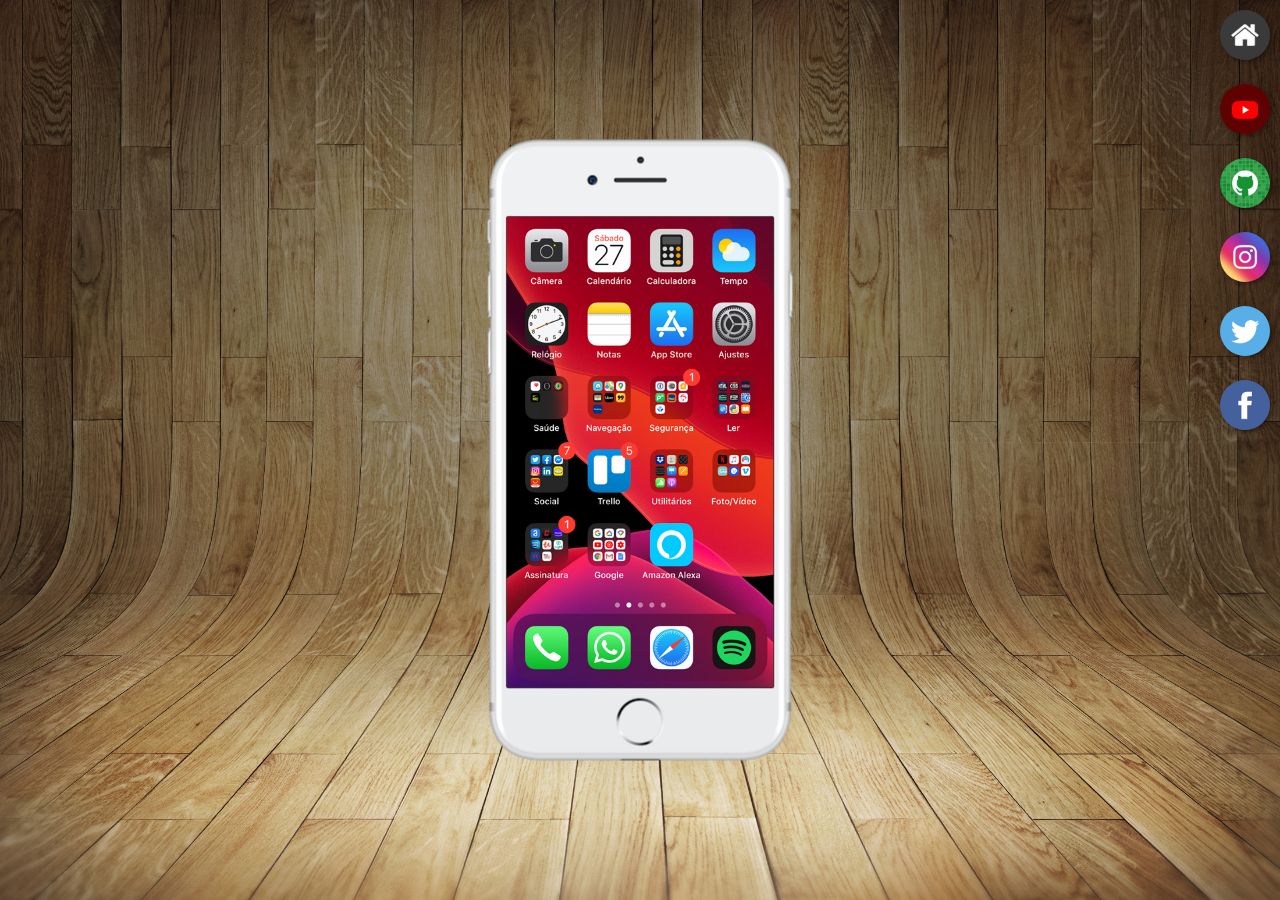
<file: index.html>
<!DOCTYPE html>
<html lang="pt-br">
<head>
    <meta charset="UTF-8">
    <meta name="viewport" content="width=device-width, initial-scale=1.0">
    <link rel="shortcut icon" href="favicon.ico" type="image/x-icon">
    <link rel="stylesheet" href="estilos/style.css">
    <title>Projeto Redes Socias</title>
</head>
<body>
        <main>
            <section id="telefone">
                <iframe src="home.html" name="tela" id="tela" frameborder="0">
                    Seu navegador não é compativel com isso.
                </iframe>
            </section>
            <section id="redes-sociais">
                <a href="home.html" target="tela"> <img src="pacote-d013/imagens/logo-home.jpg" alt="Home"></a><br>
                <a href="youtube.html" target="tela"><img src="pacote-d013/imagens/logo-youtube.jpg" alt="YouTube"></a><br>
                <a href="github.html" target="tela"><img src="pacote-d013/imagens/logo-github.jpg" alt="GitHub"></a><br>
                <a href="instagram.html" target="tela"><img src="pacote-d013/imagens/logo-instagram.jpg" alt="Instagram"></a><br>
                <a href="#" target="tela"><img src="pacote-d013/imagens/logo-twitter.jpg" alt="Twitter"></a><br>
                <a href="facebook.html" target="tela"><img src="pacote-d013/imagens/logo-facebook.jpg" alt="Facebook"></a>
            </section>
        </main>
</body>
</html>
</file>
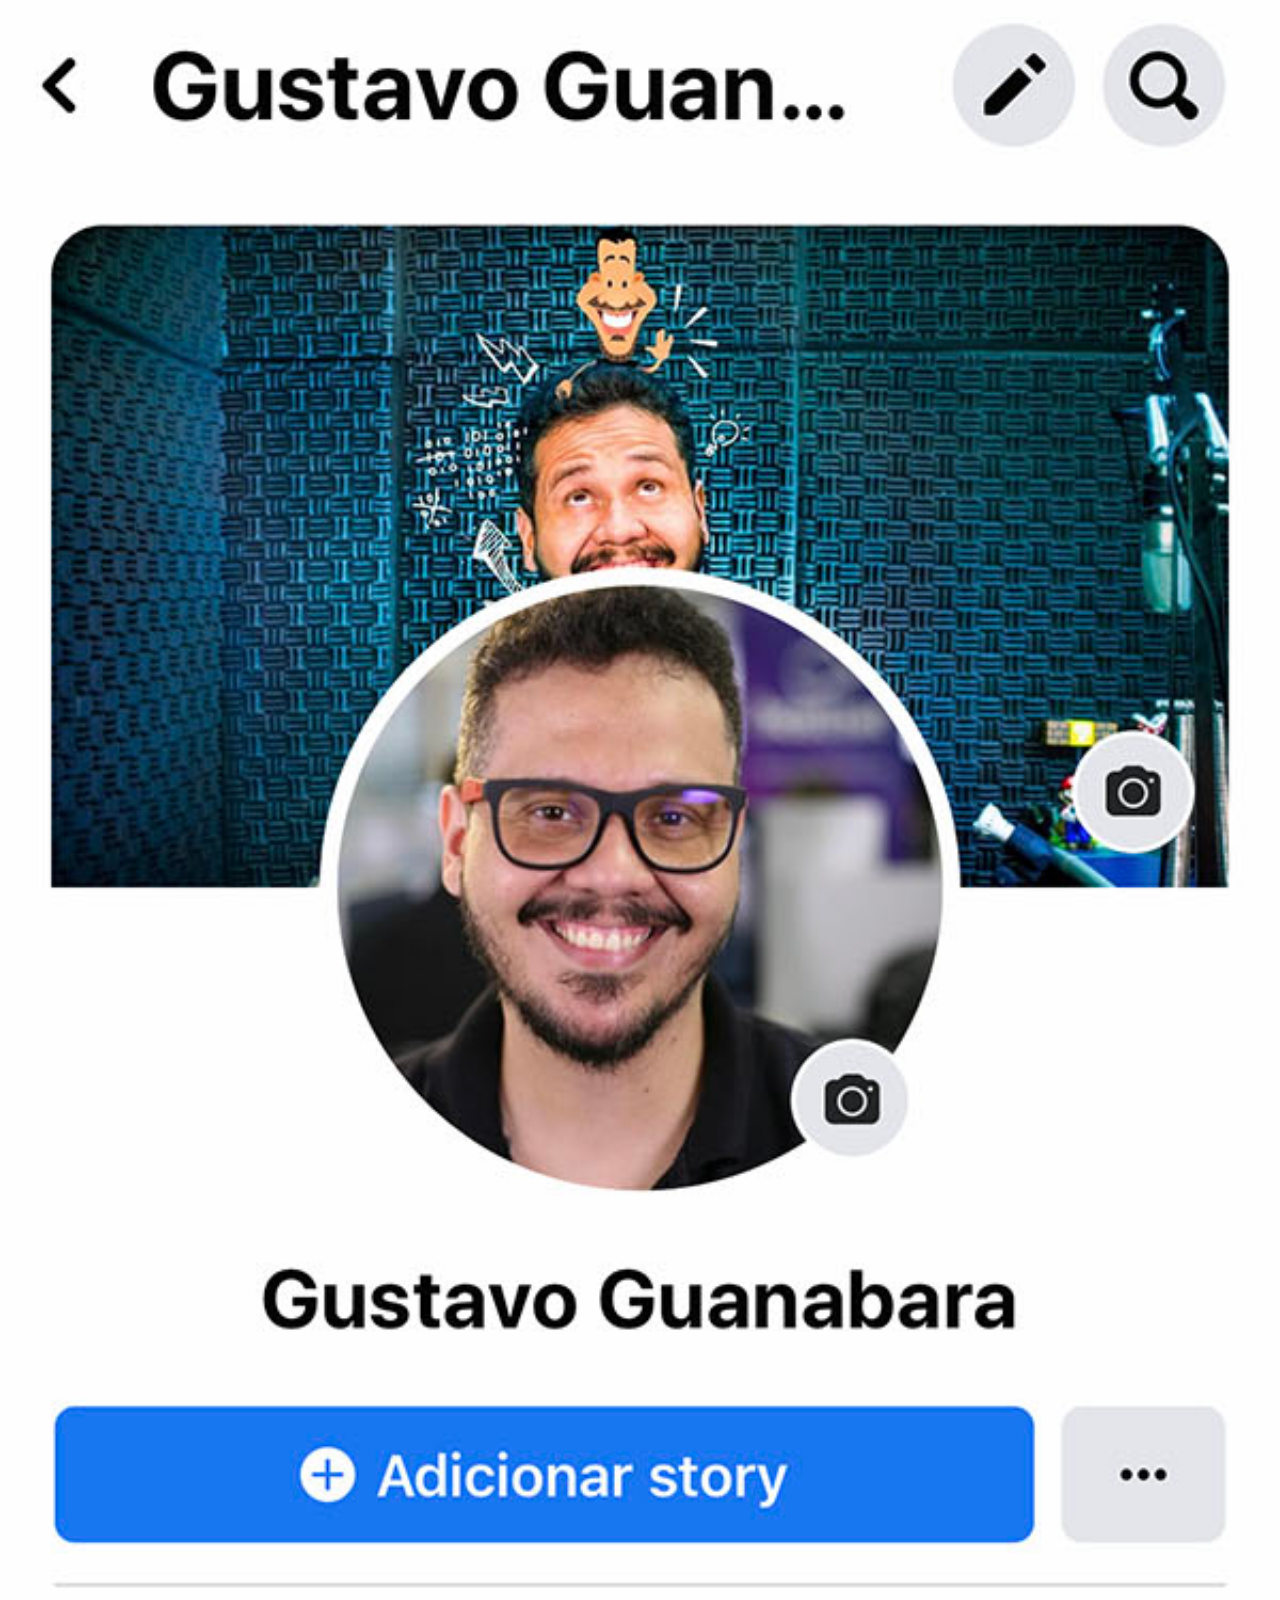
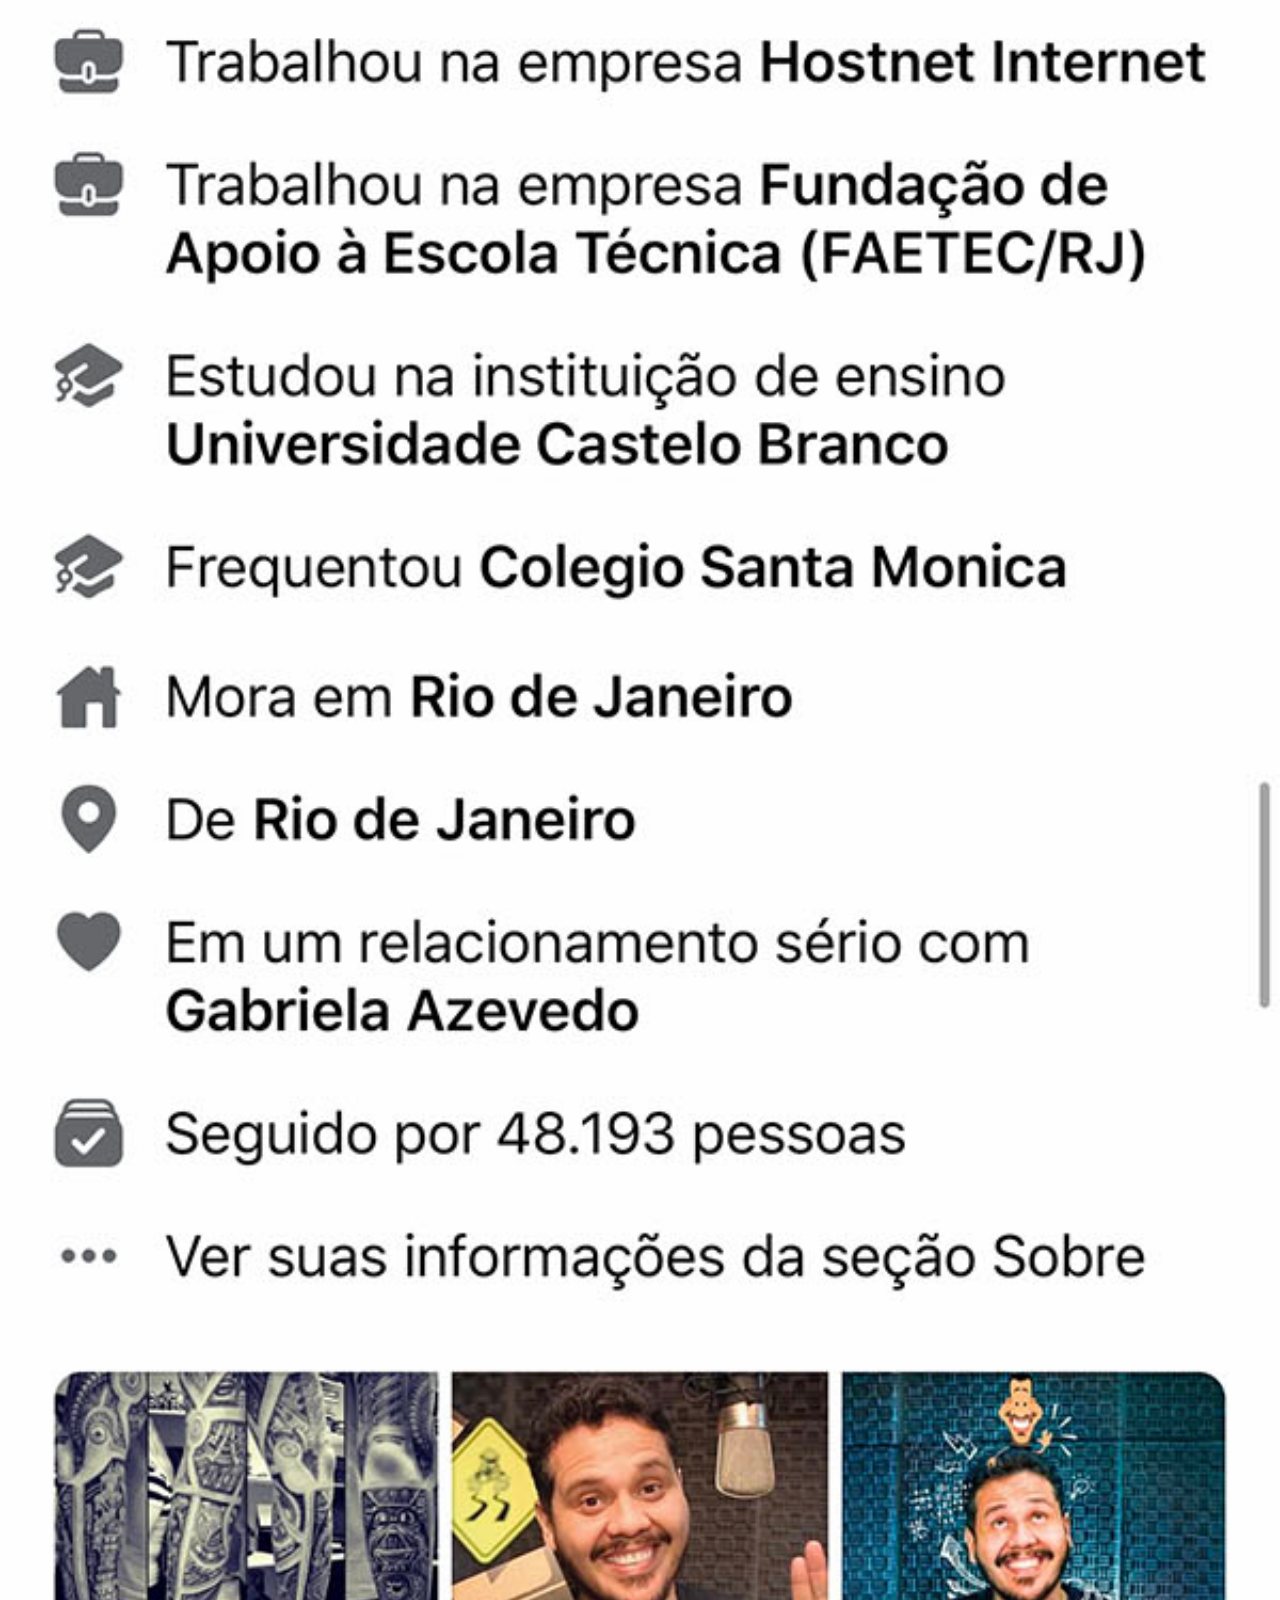
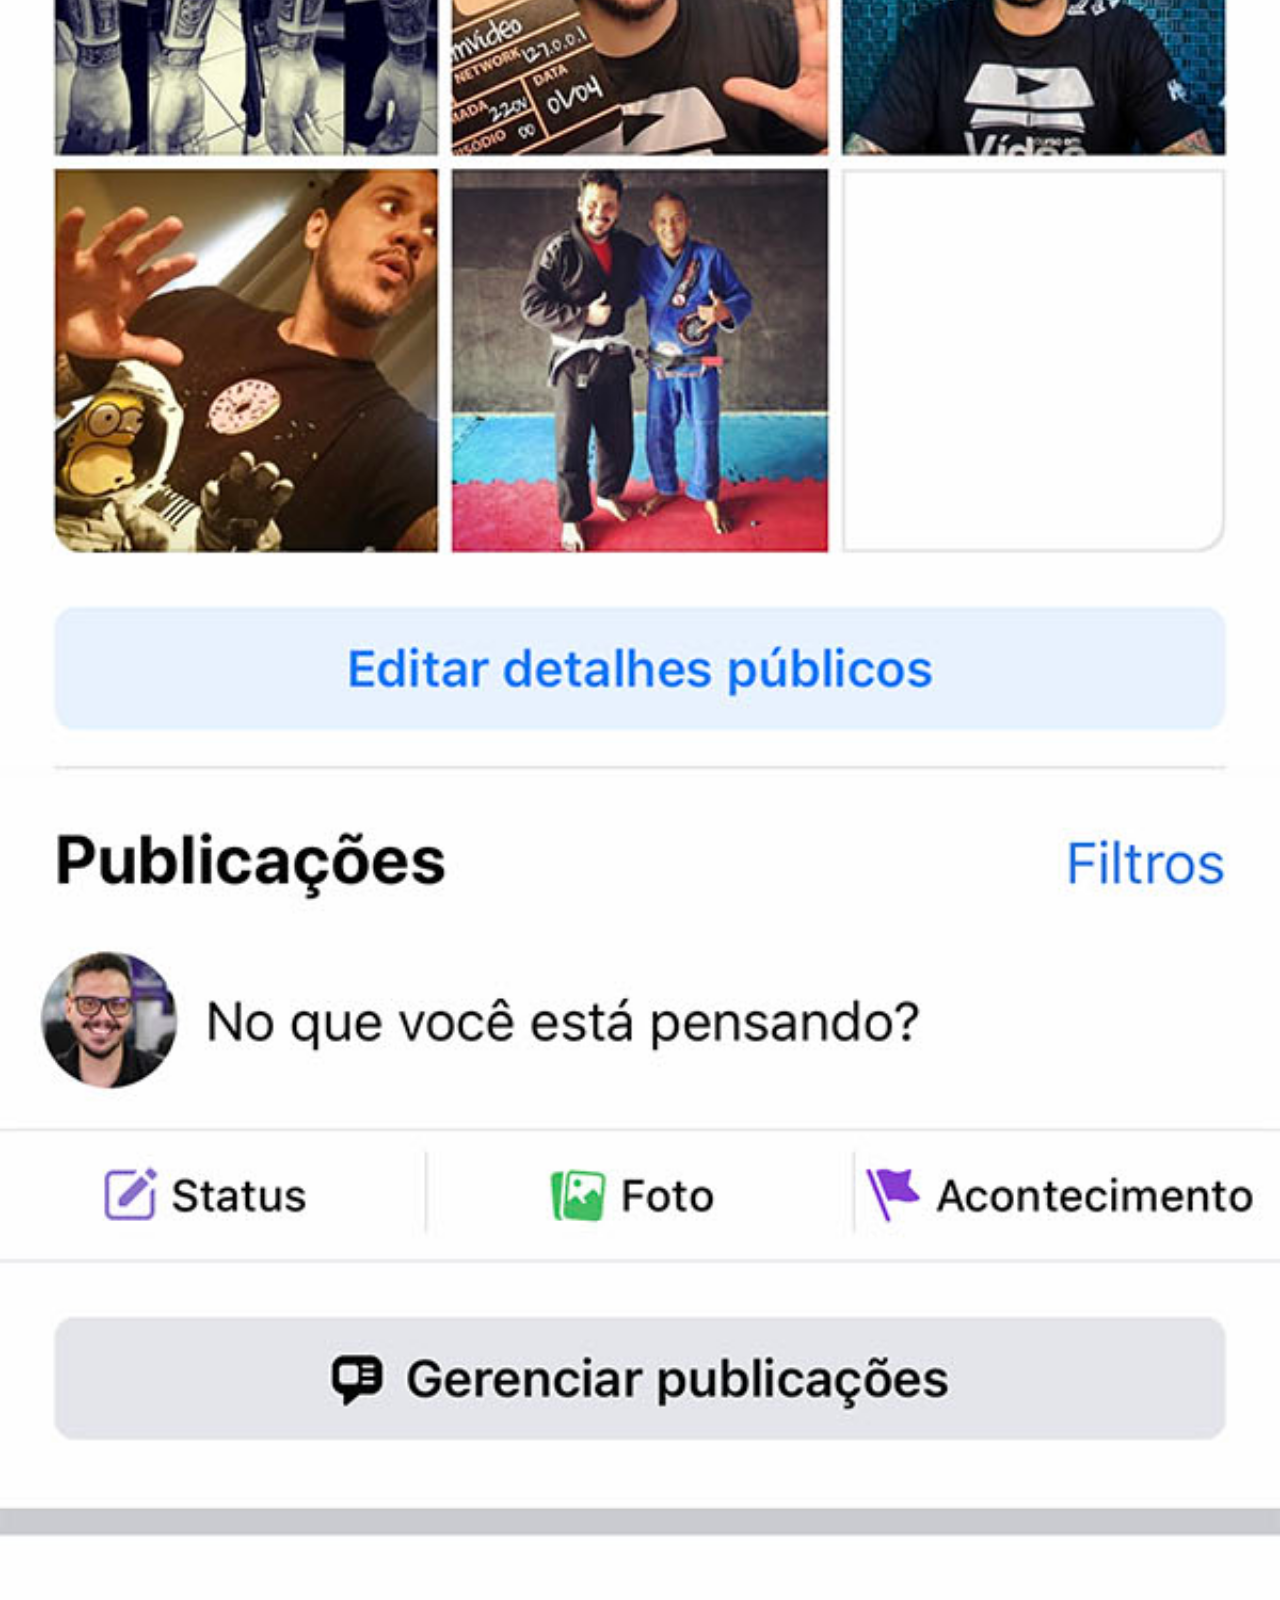
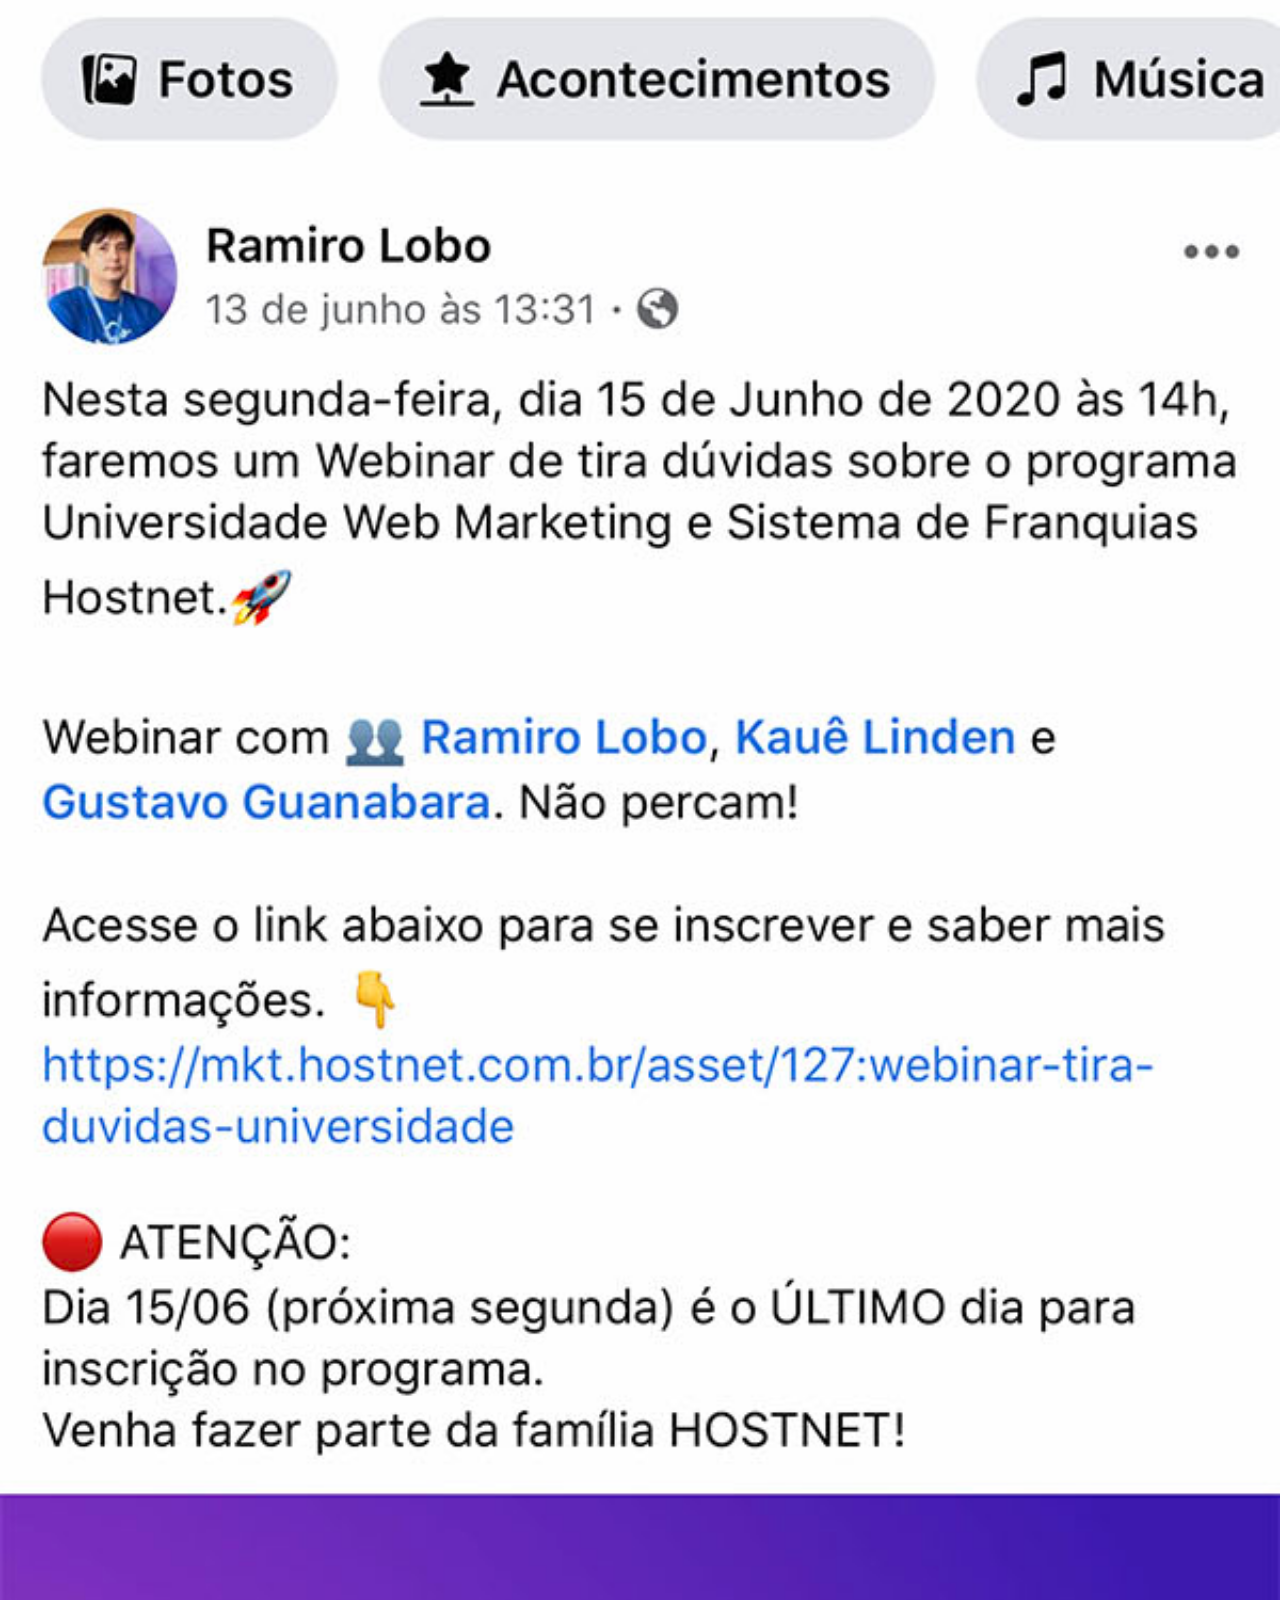
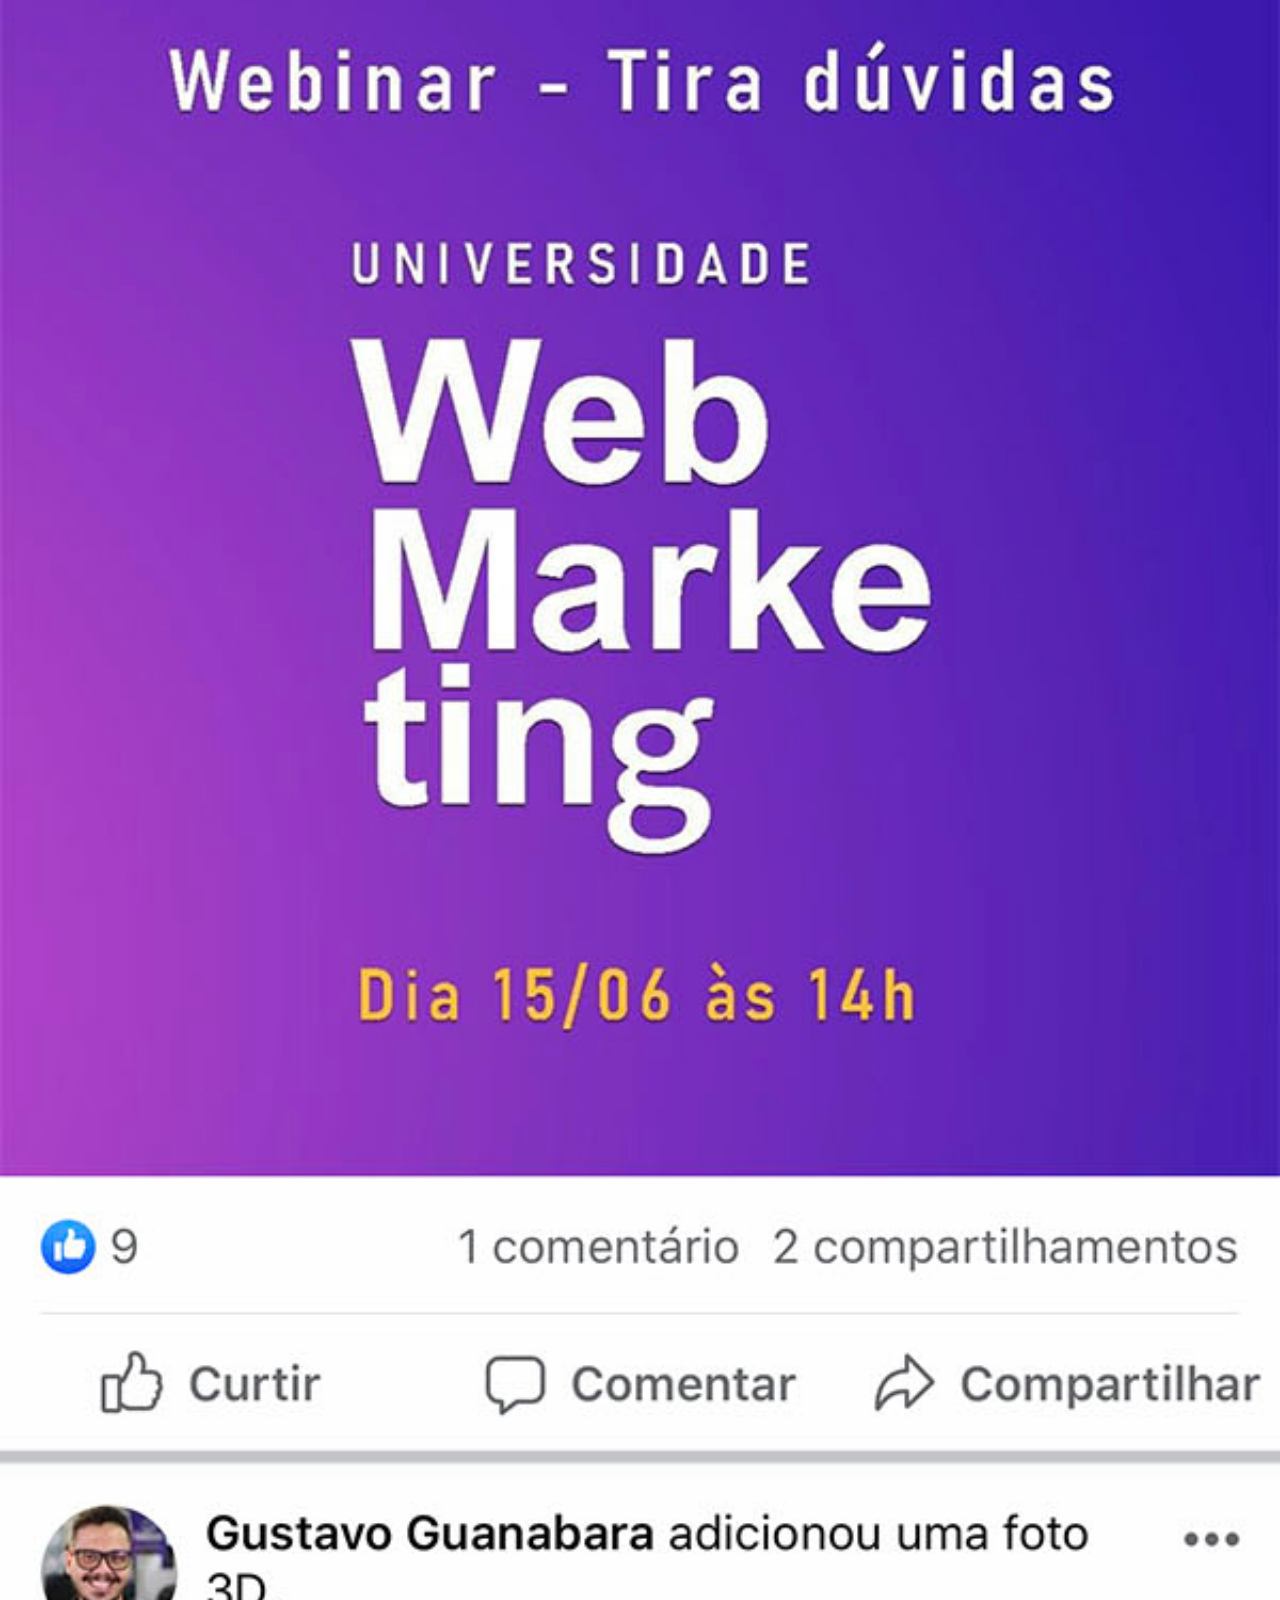
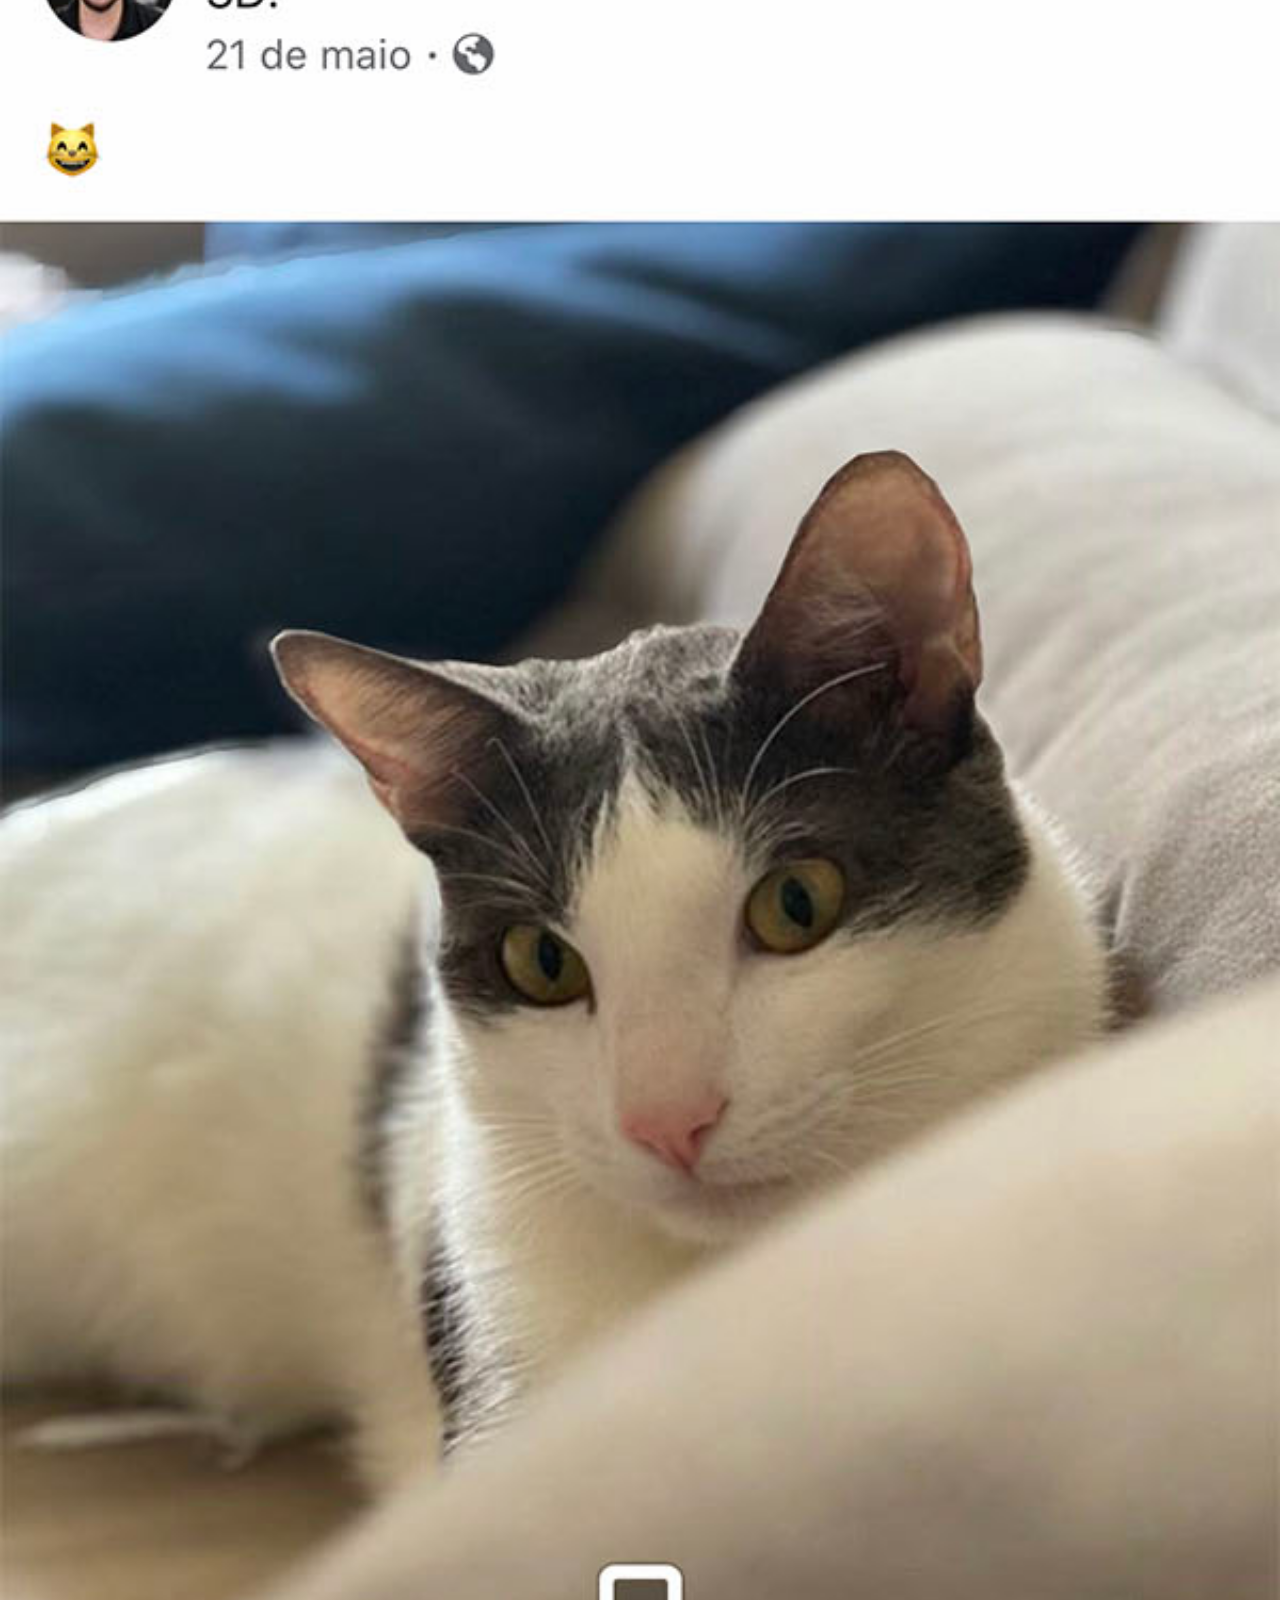
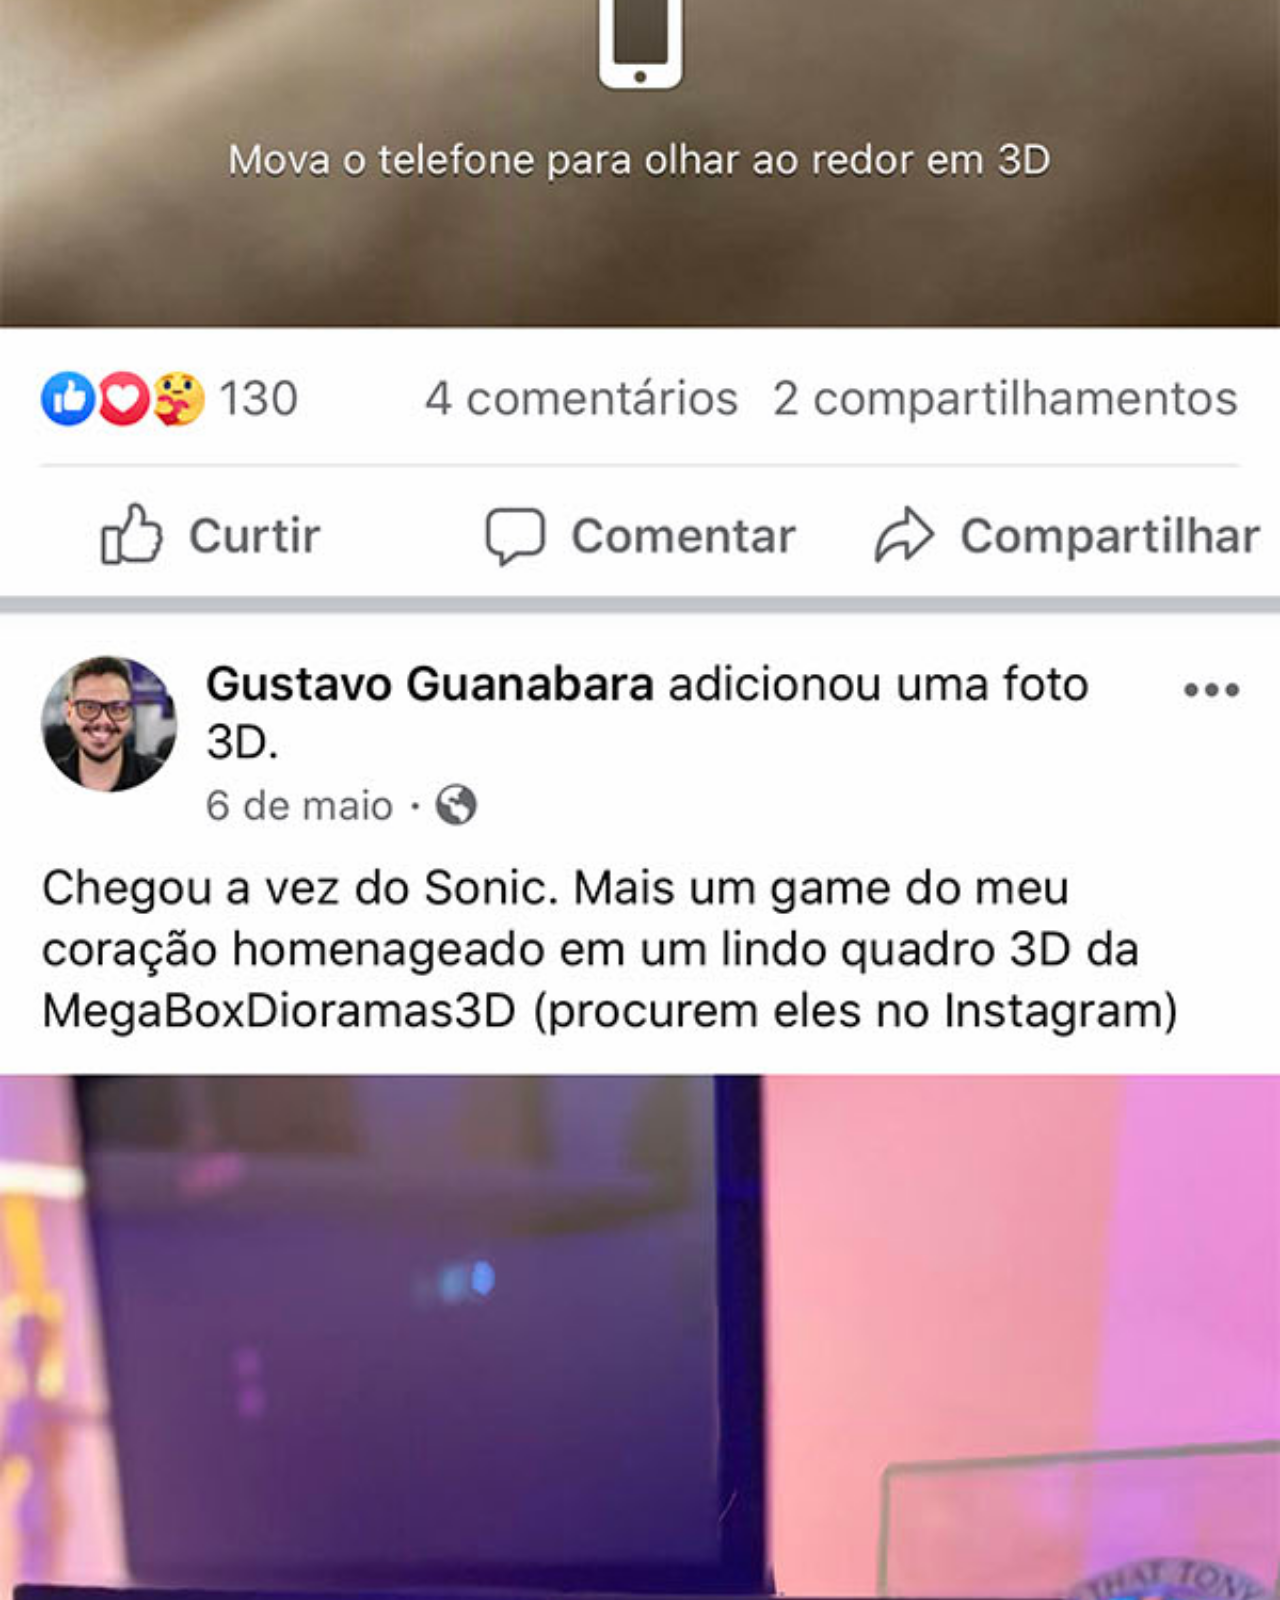
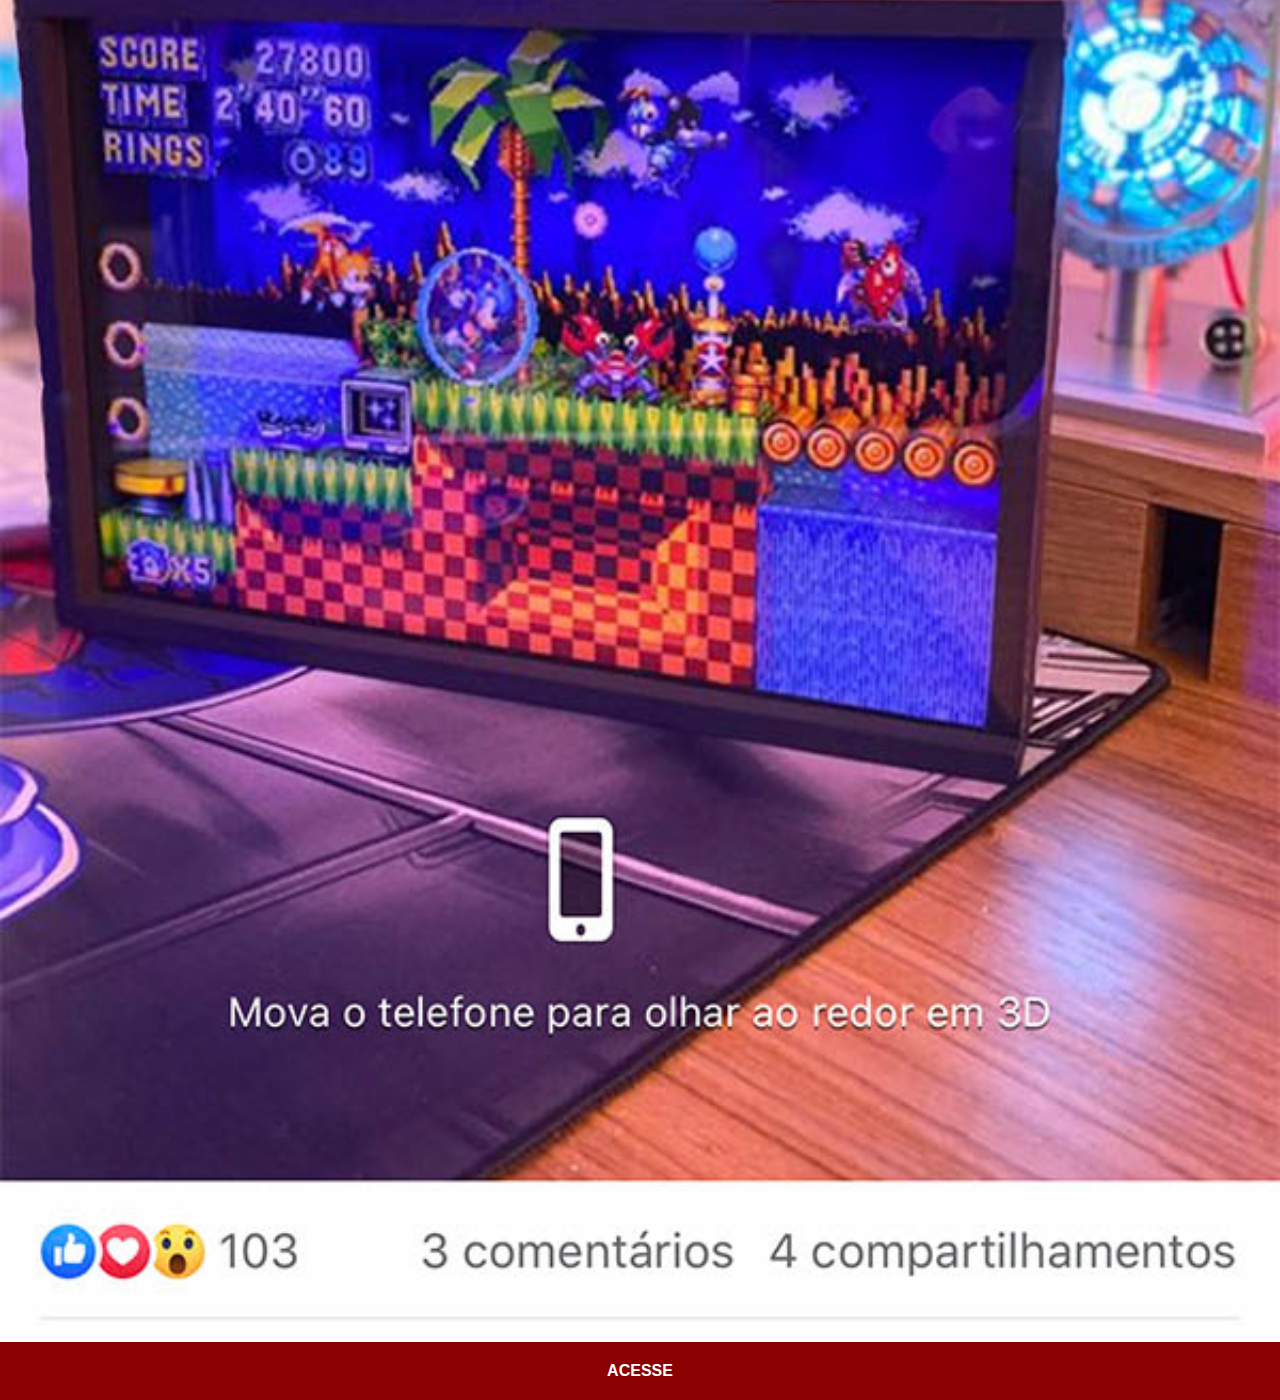
<file: facebook.html>
<!DOCTYPE html>
<html lang="pt-br">
<head>
    <meta charset="UTF-8">
    <meta name="viewport" content="width=device-width, initial-scale=1.0">
    <title>Facebook</title>
    <link rel="stylesheet" href="estilos/social.css">
</head>
<body>
    <img src="pacote-d013/imagens/tela-facebook.jpg" alt="facebook">
    <a href="https://www.facebook.com/rodrigo.afonso.1884/" target="_blank">ACESSE</a>
</body>
</html>
</file>
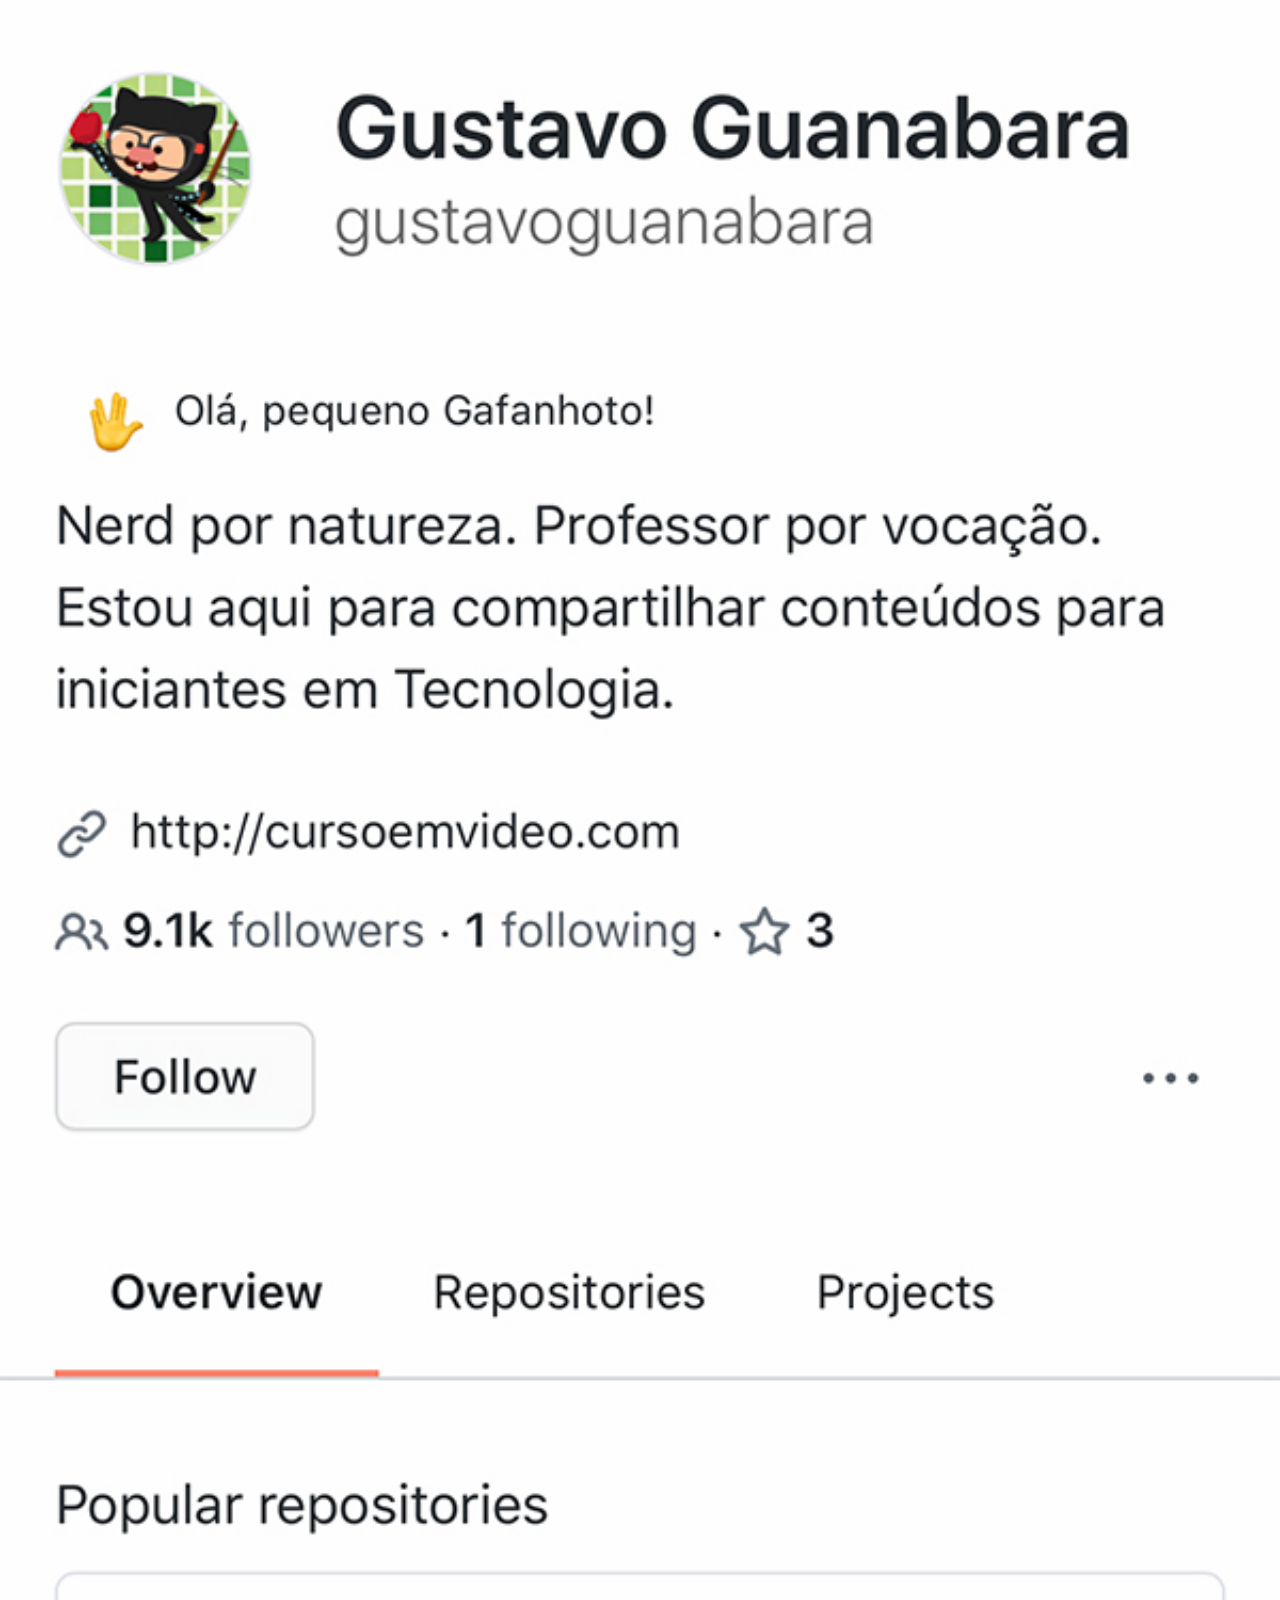
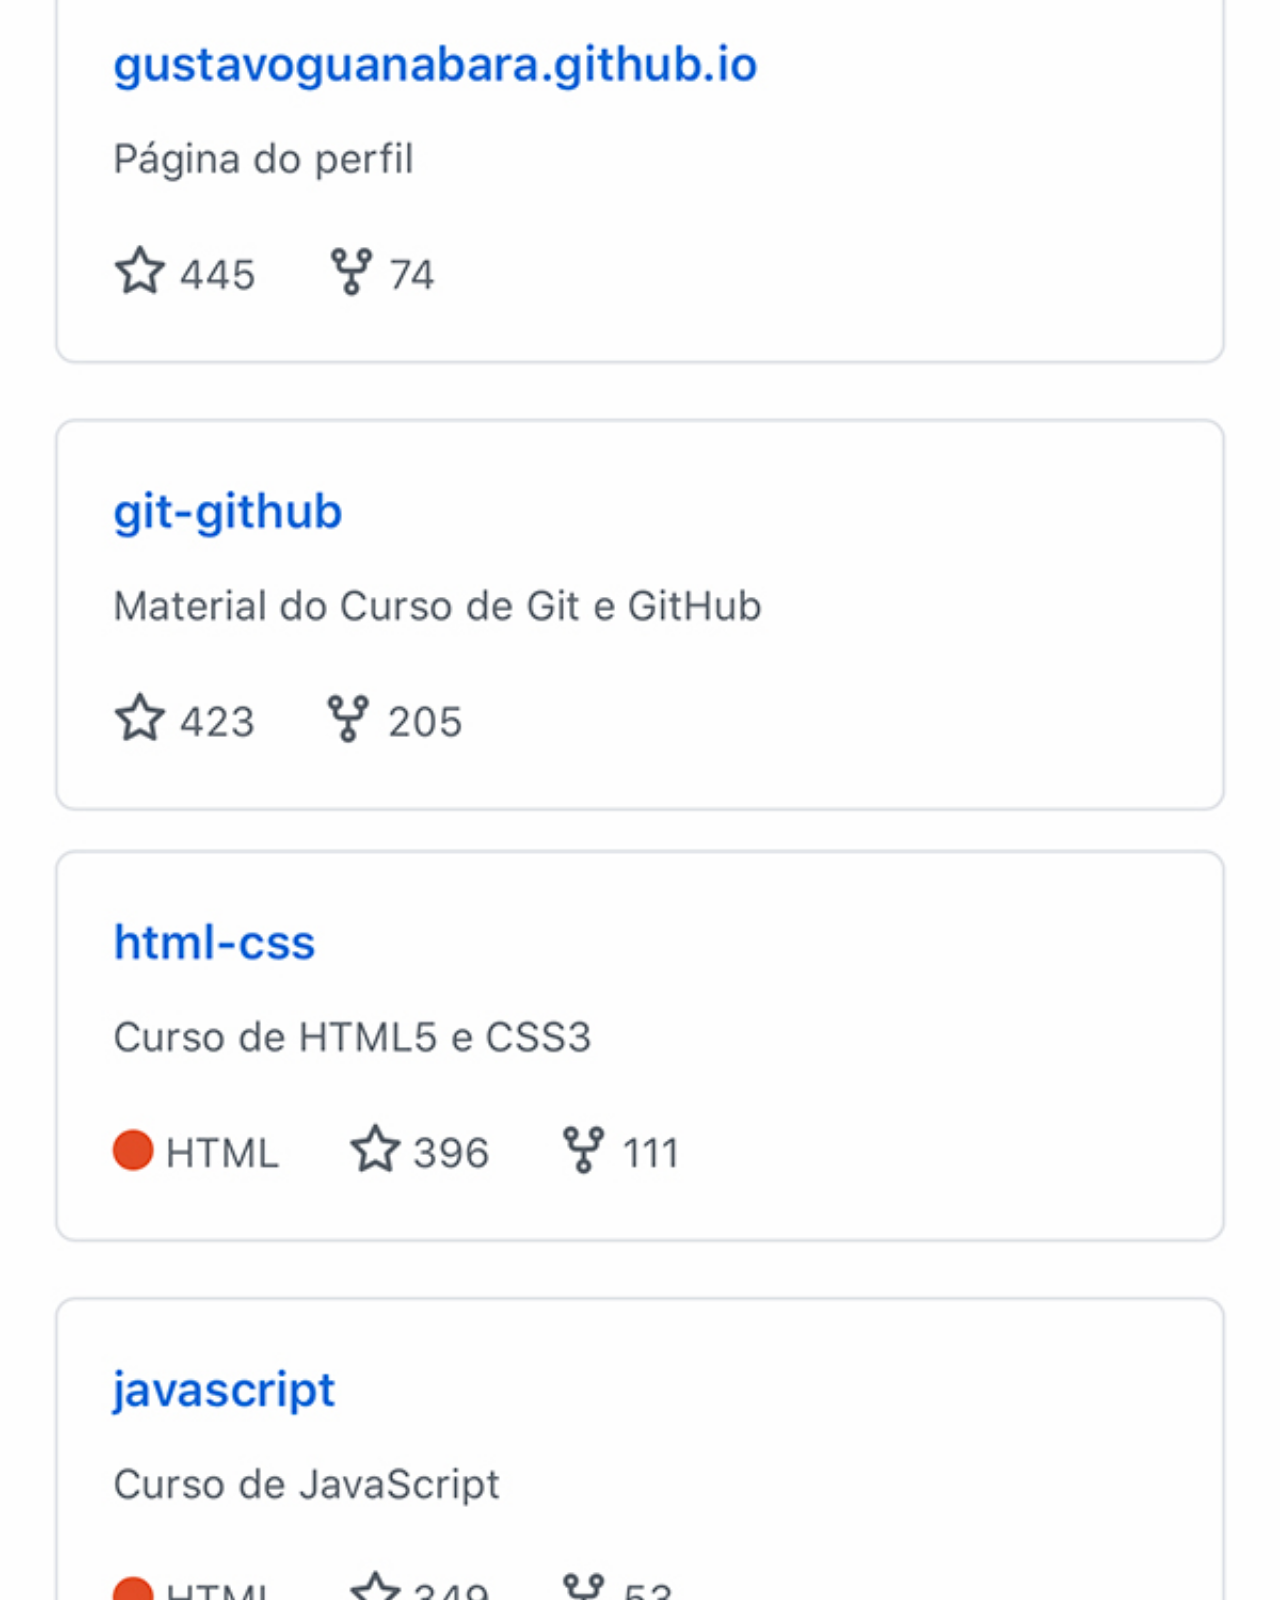
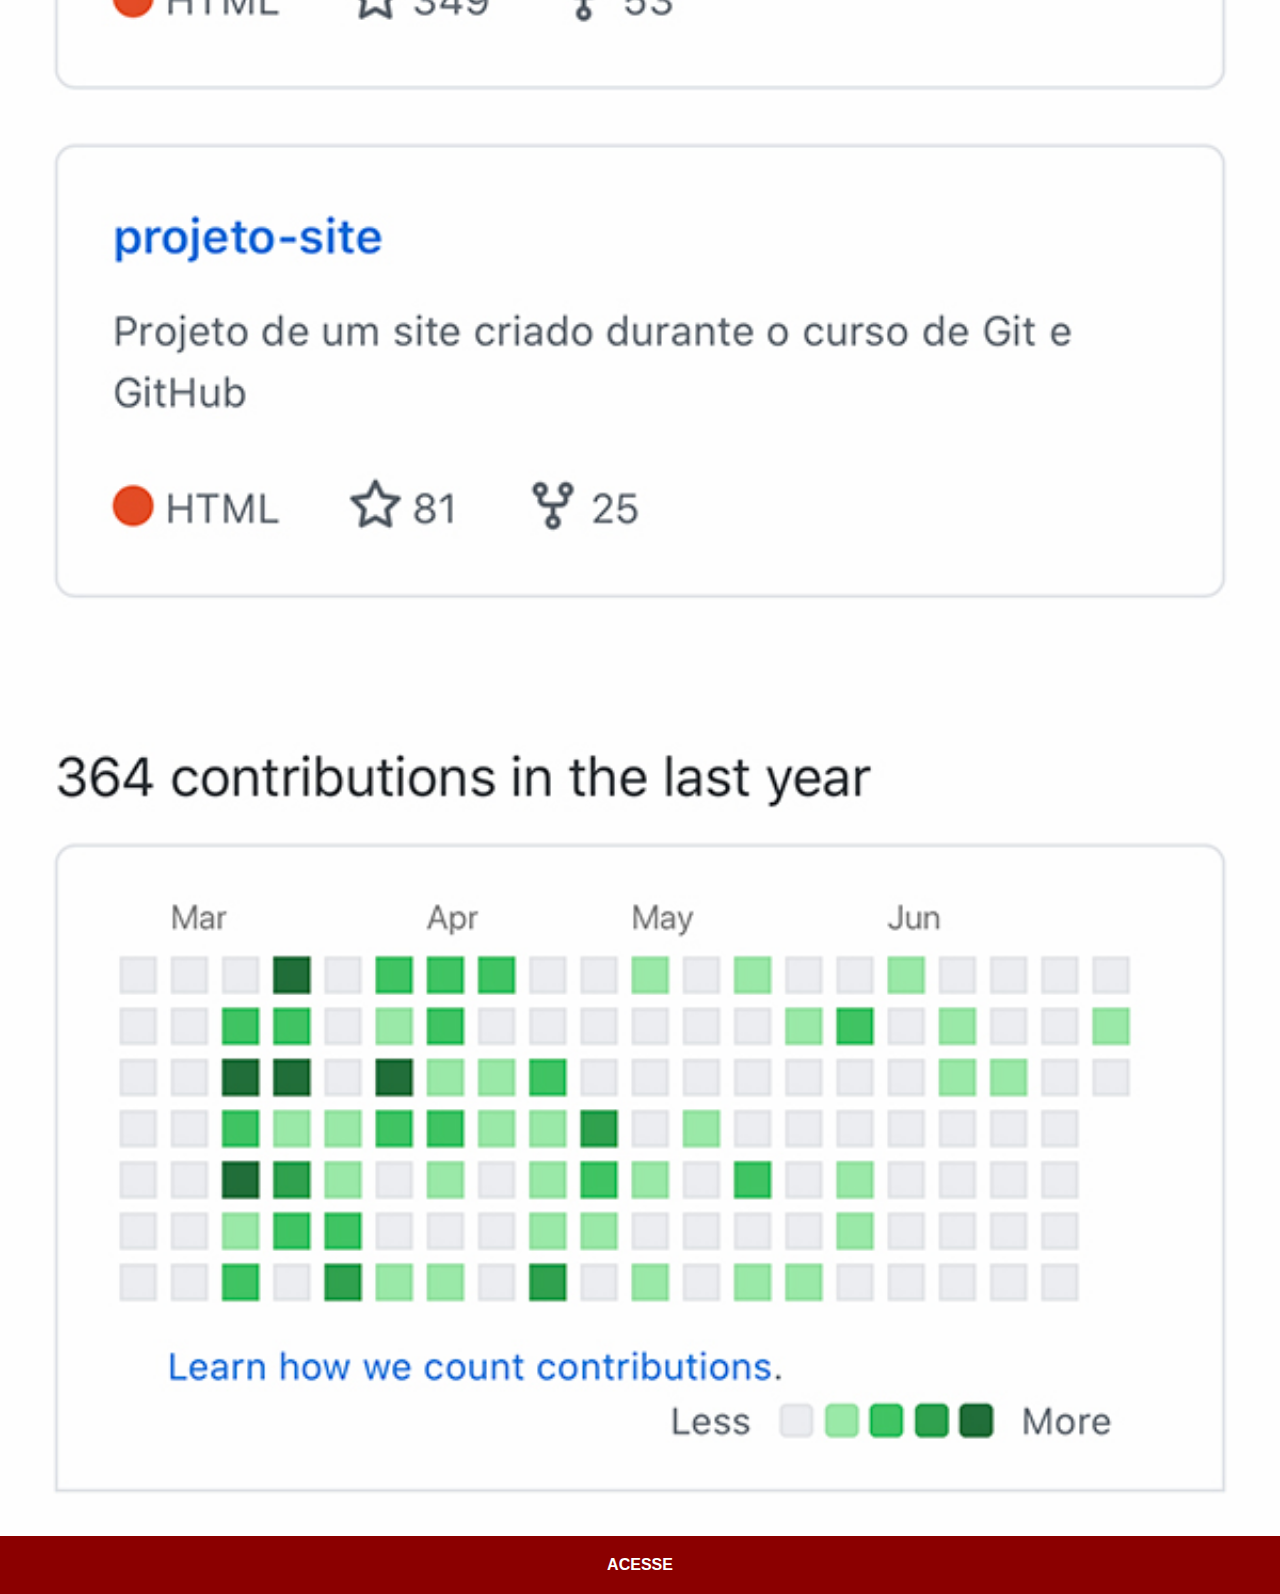
<file: github.html>
<!DOCTYPE html>
<html lang="pt-br">
<head>
    <meta charset="UTF-8">
    <meta name="viewport" content="width=device-width, initial-scale=1.0">
    <title>GitHub</title>
    <link rel="stylesheet" href="estilos/social.css">
</head>
<body>
    <img src="pacote-d013/imagens/tela-github.jpg" alt="GitHub">
    <a href="https://github.com/rodrigoafonsobarboza" target="_blank">ACESSE</a>
</body>
</html>
</file>
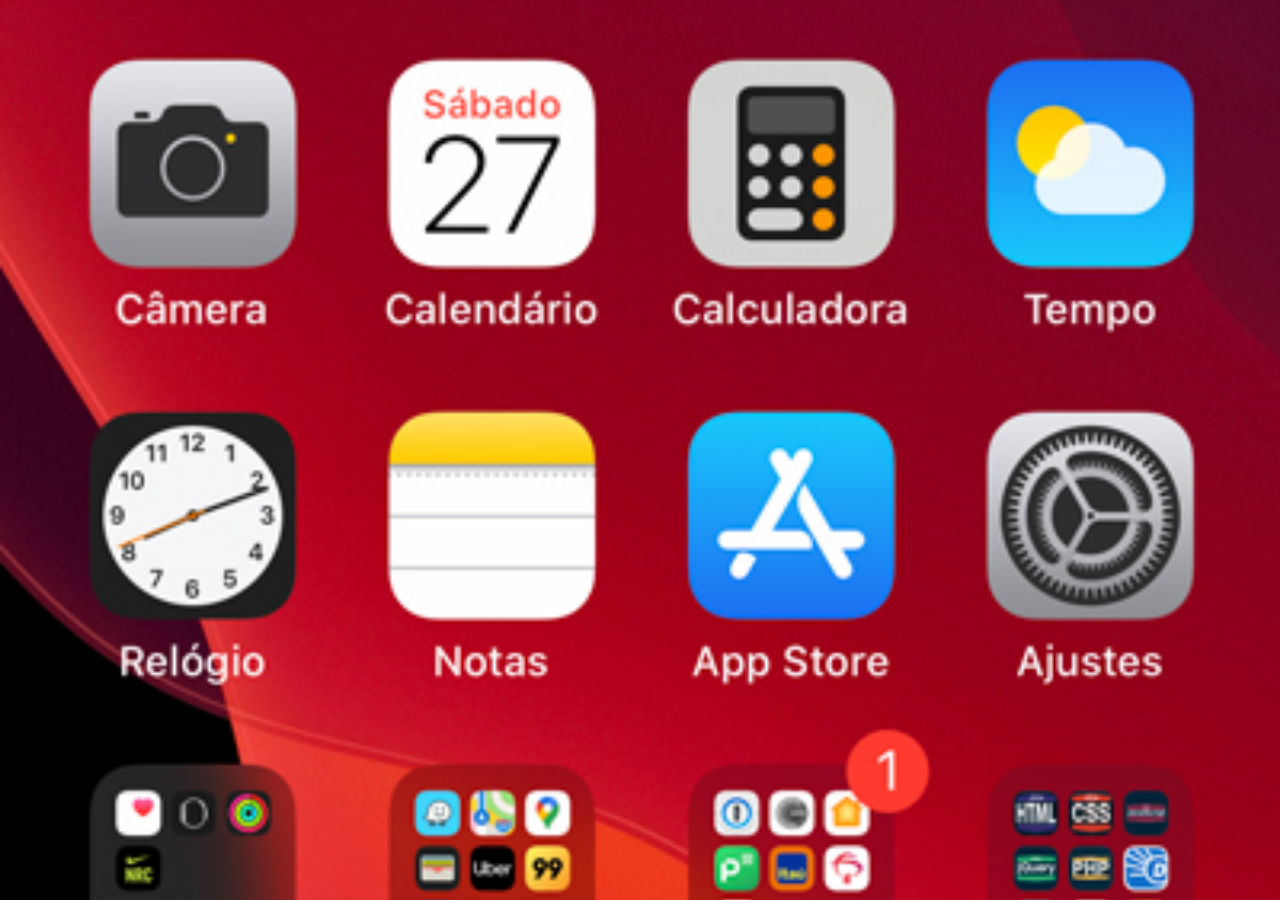
<file: home.html>
<!DOCTYPE html>
<html lang="pt-br">
<head>
    <meta charset="UTF-8">
    <meta name="viewport" content="width=device-width, initial-scale=1.0">
    <title>Document</title>
</head>
<style>
    *{
        margin: 0px;
        padding: 0px;
    }

    body {
        width: 100vw;
        height: 100vh;
        background: black url('pacote-d013/imagens/tela-home.jpg') no-repeat top center;
        background-size: cover;
    }
</style>
<body>
    
</body>
</html>
</file>
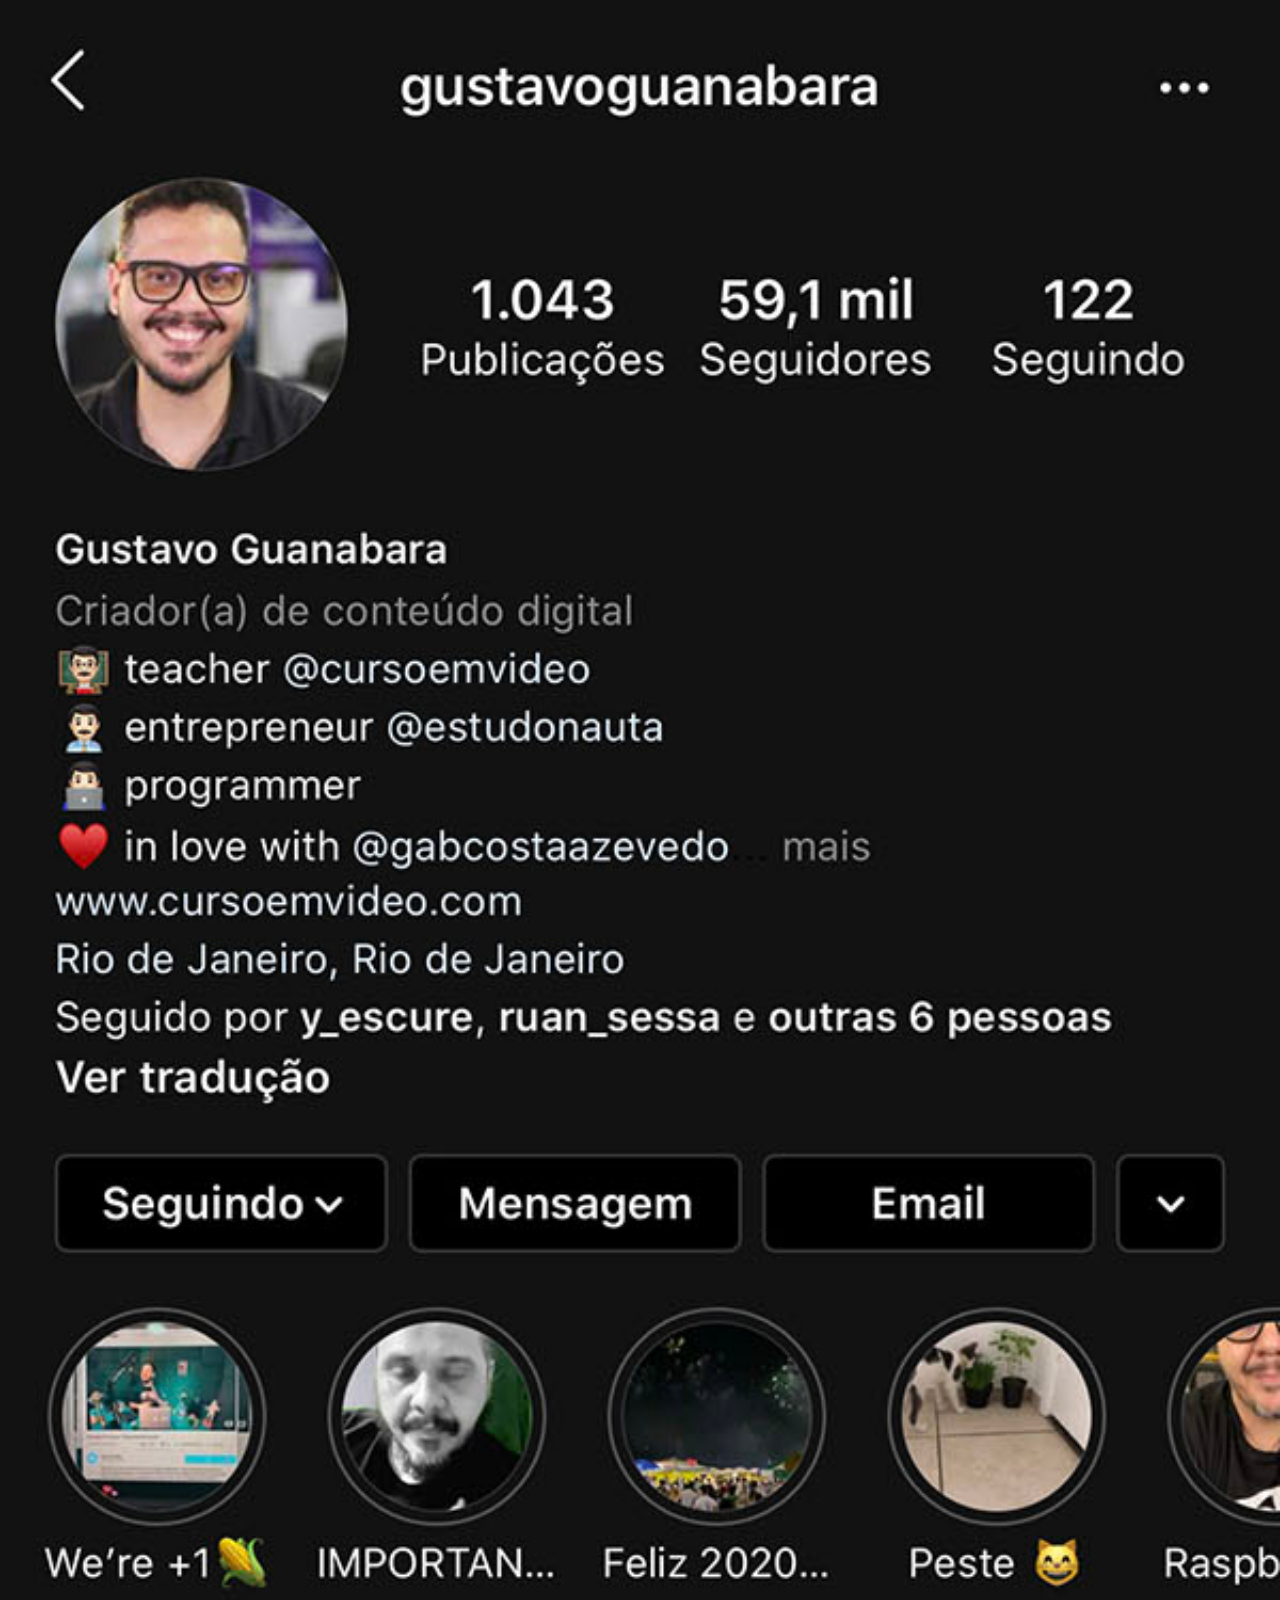
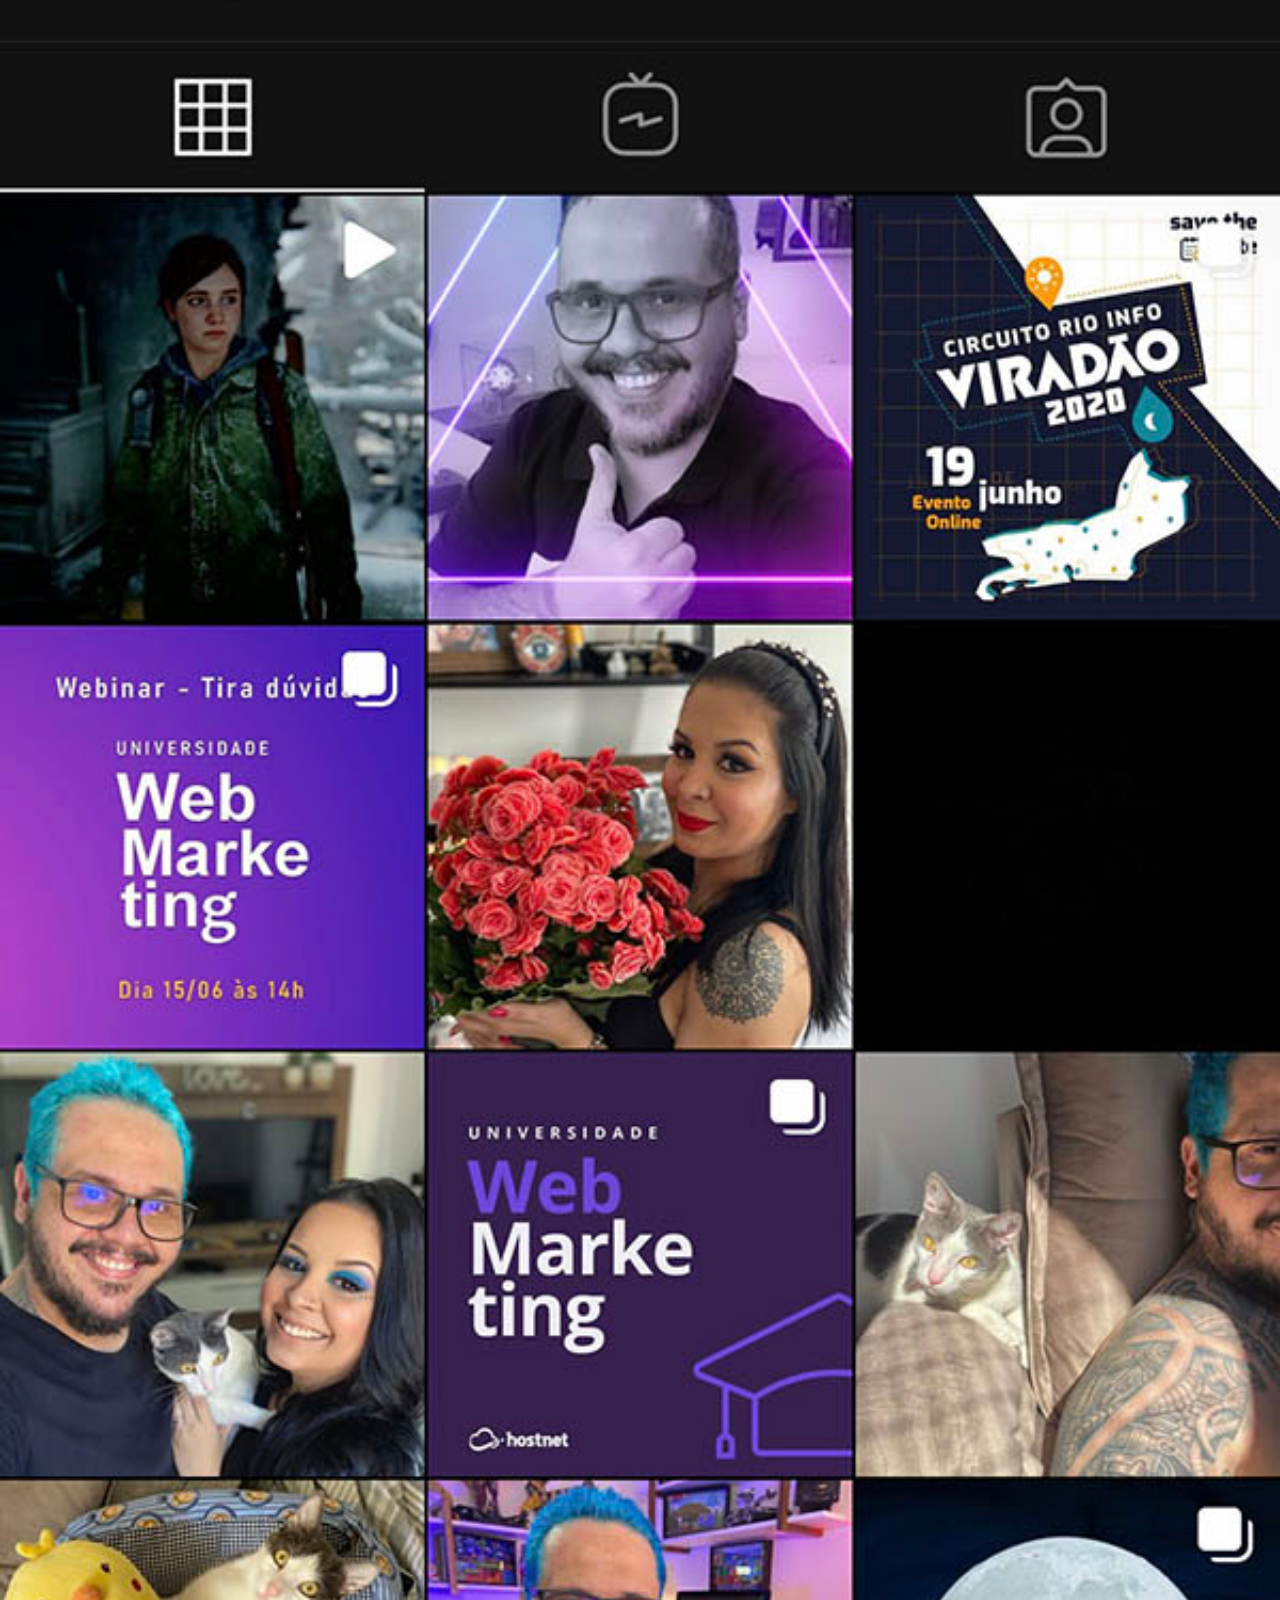
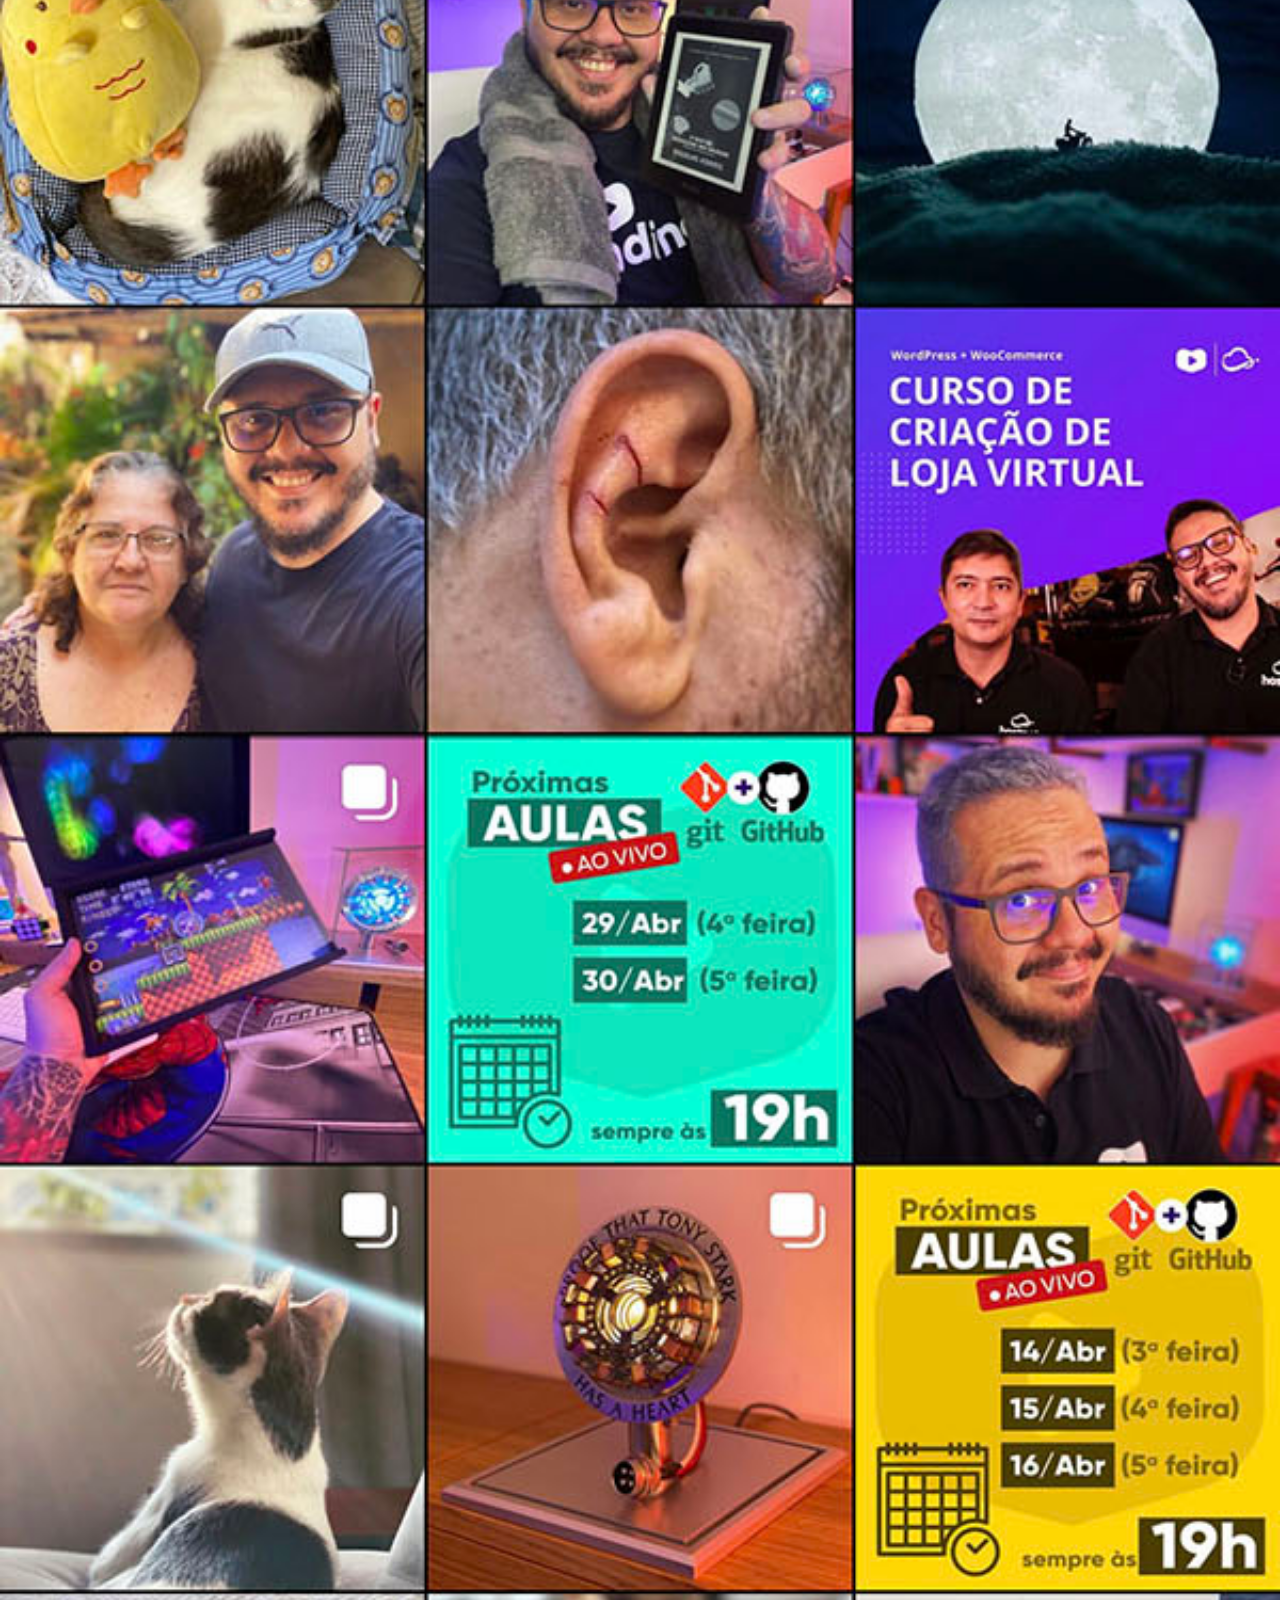
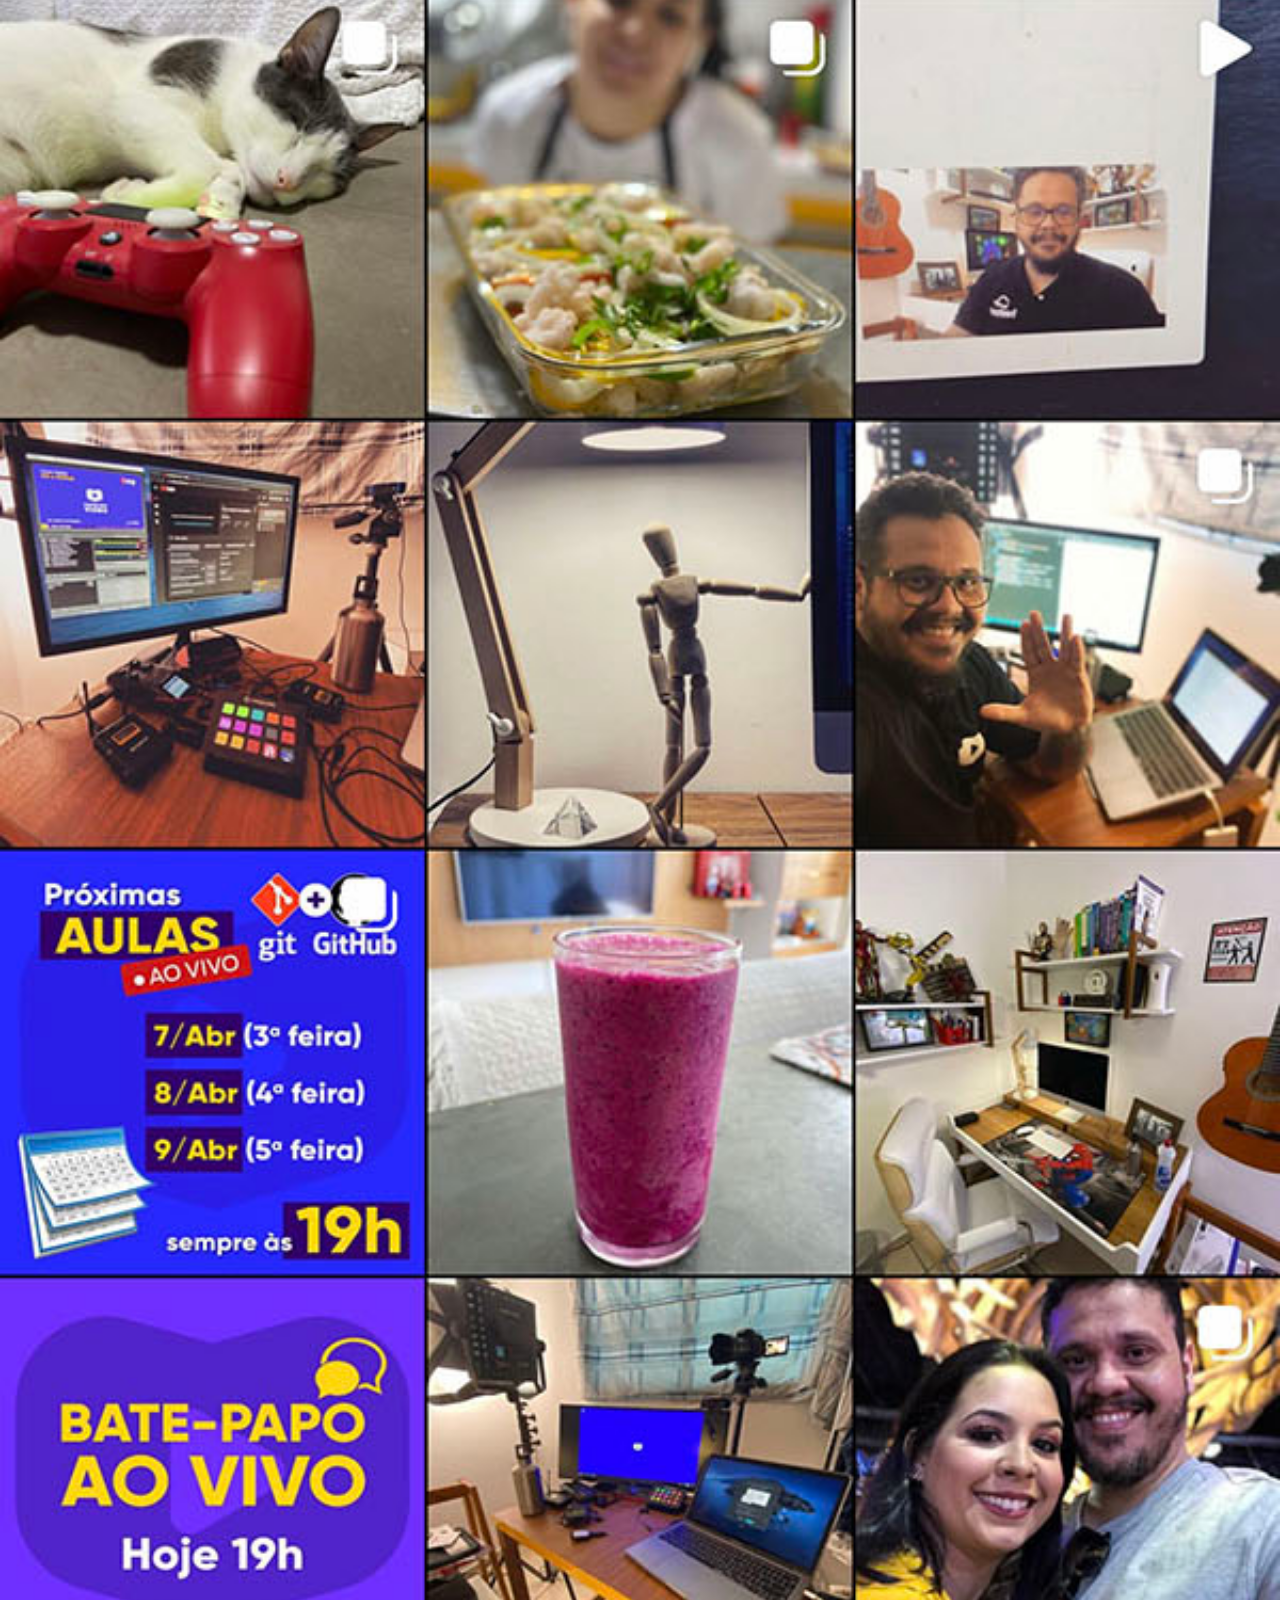
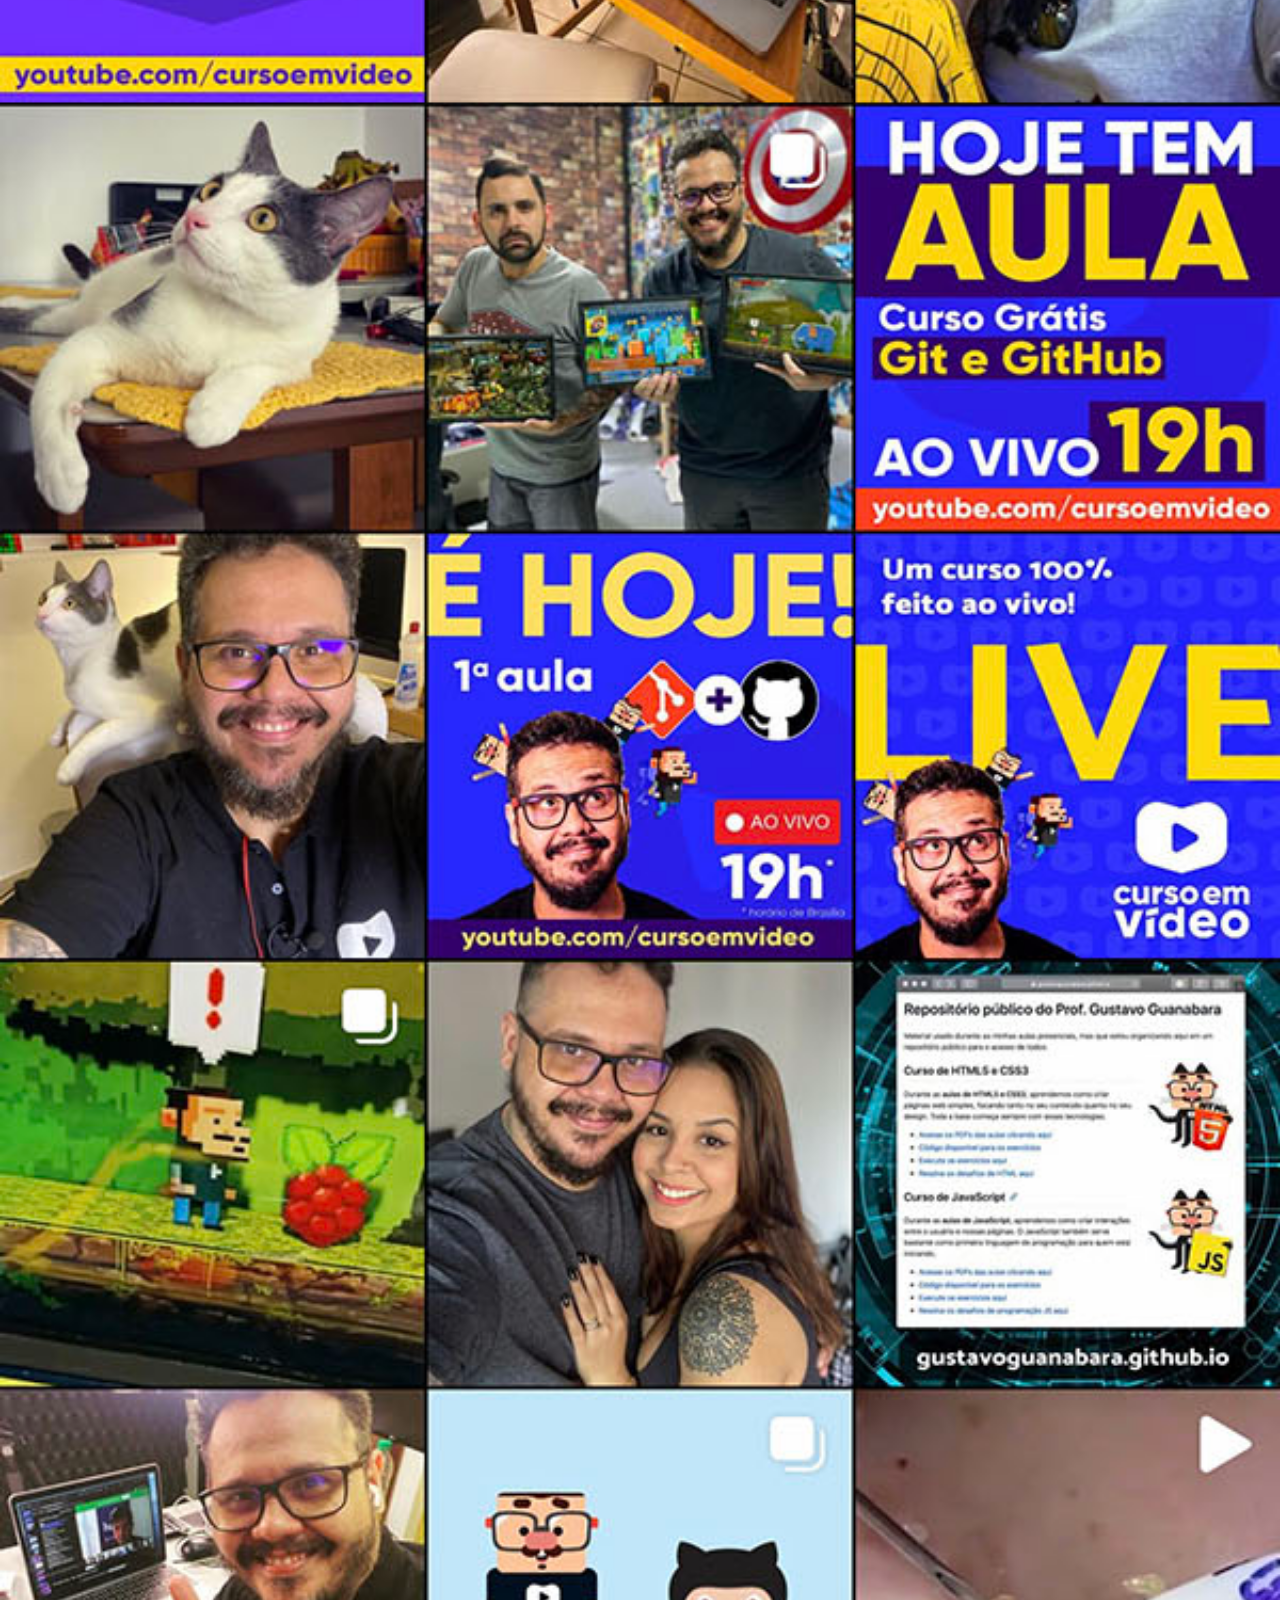
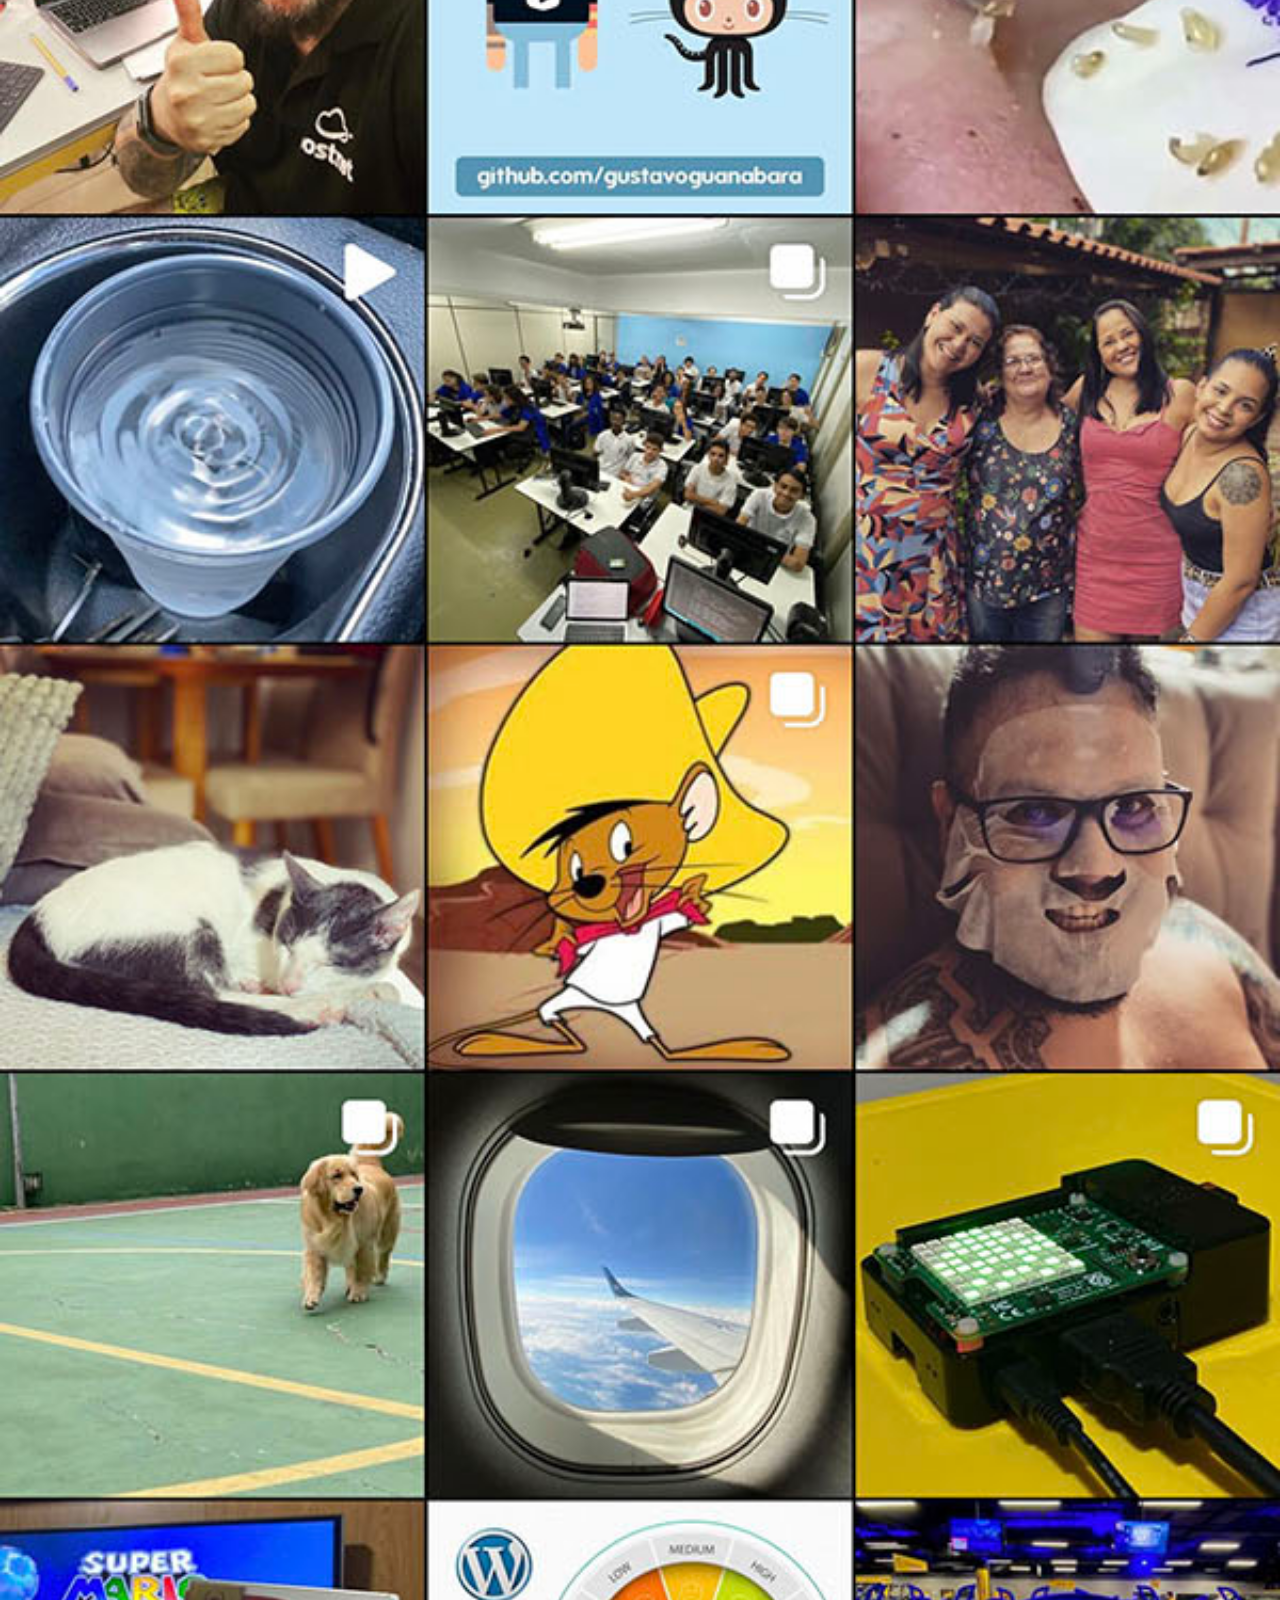
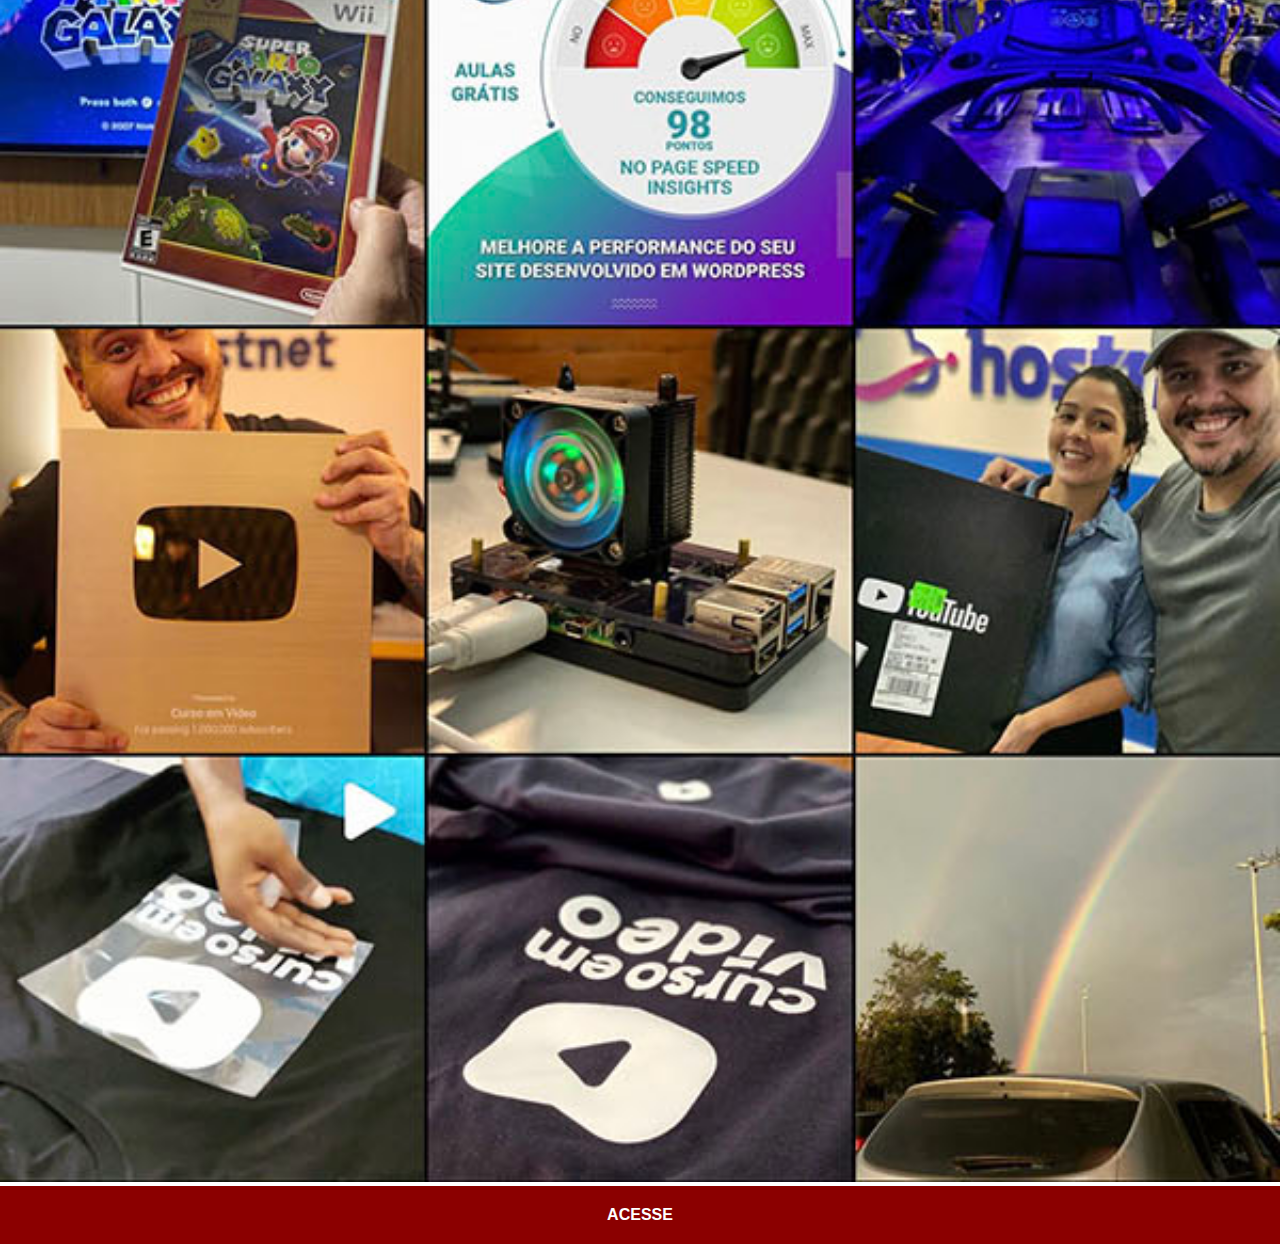
<file: instagram.html>
<!DOCTYPE html>
<html lang="pt-br">
<head>
    <meta charset="UTF-8">
    <meta name="viewport" content="width=device-width, initial-scale=1.0">
    <title>Instagram</title>
    <link rel="stylesheet" href="estilos/social.css">
</head>
<body>
    <img src="pacote-d013/imagens/tela-instagram.jpg" alt="Instagram">
    <a href="https://www.instagram.com/afonso7336/" target="_blank">ACESSE</a>
</body>
</html>
</file>
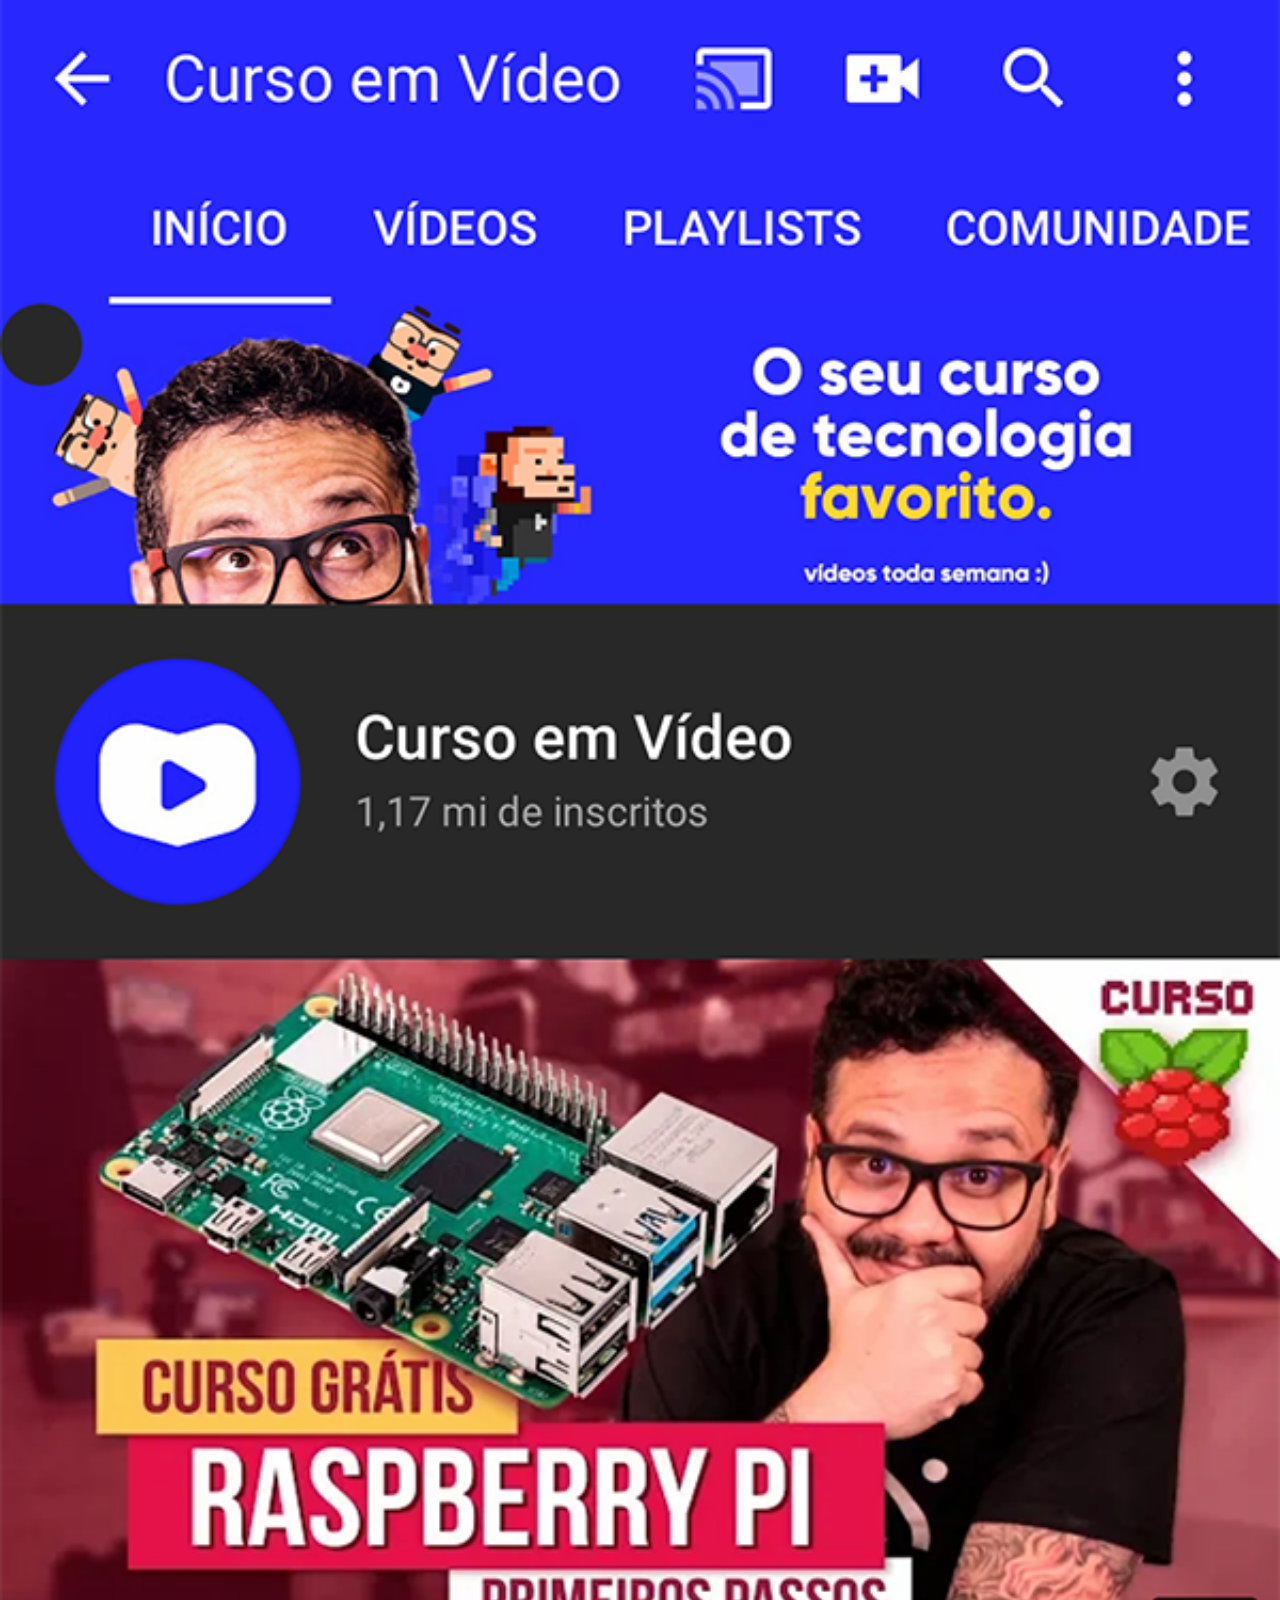
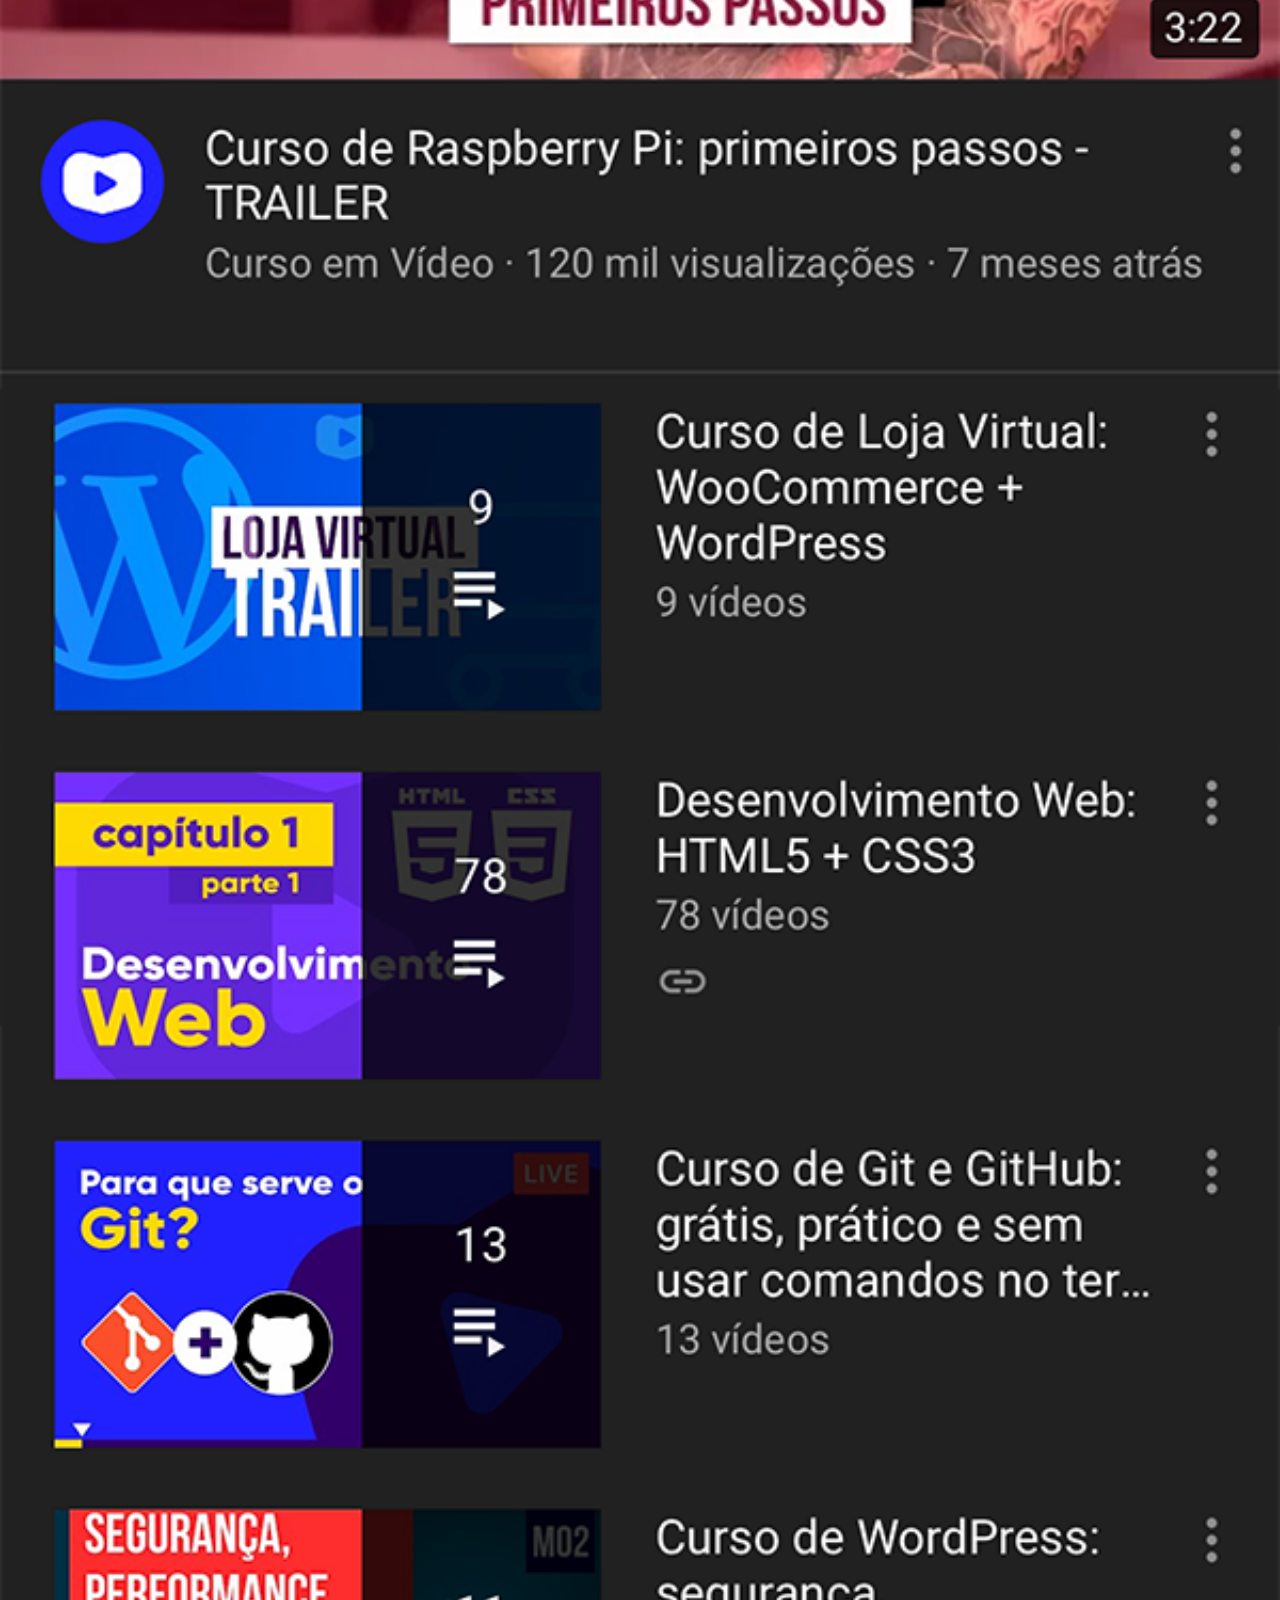
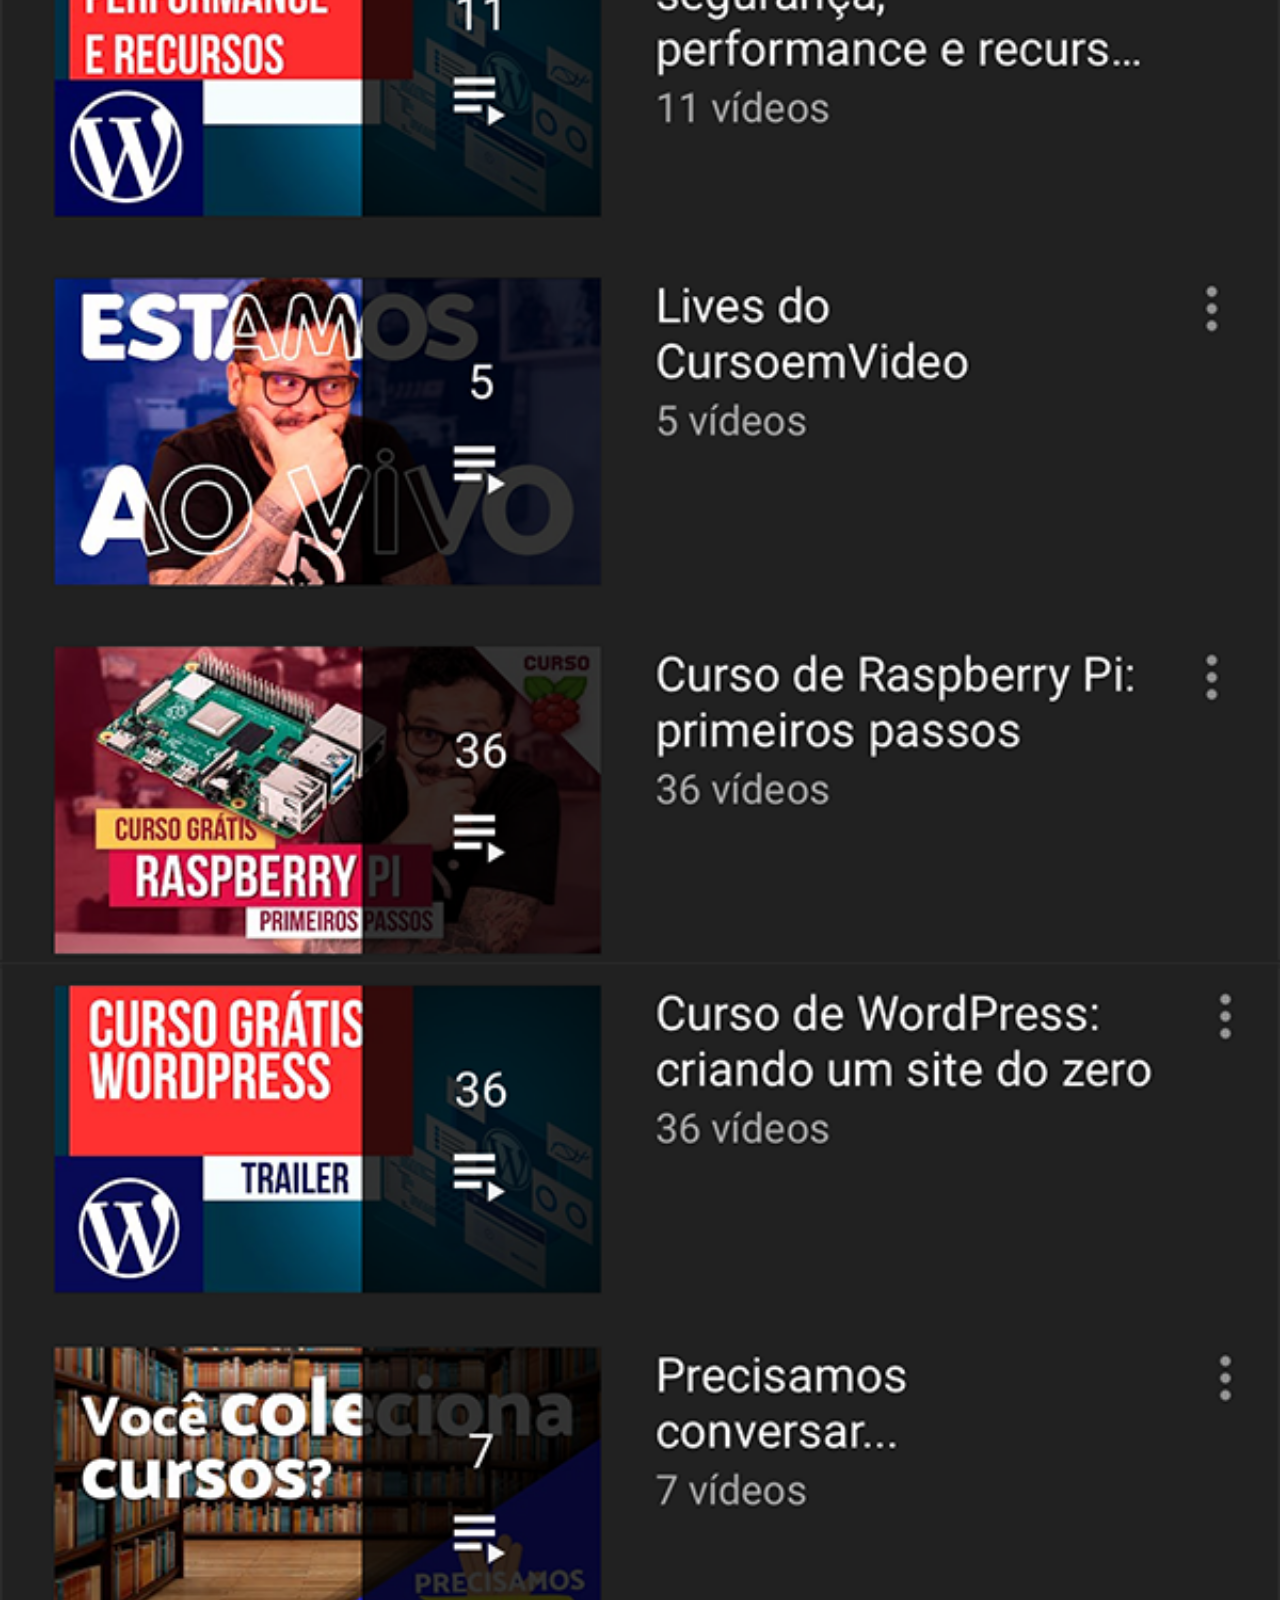
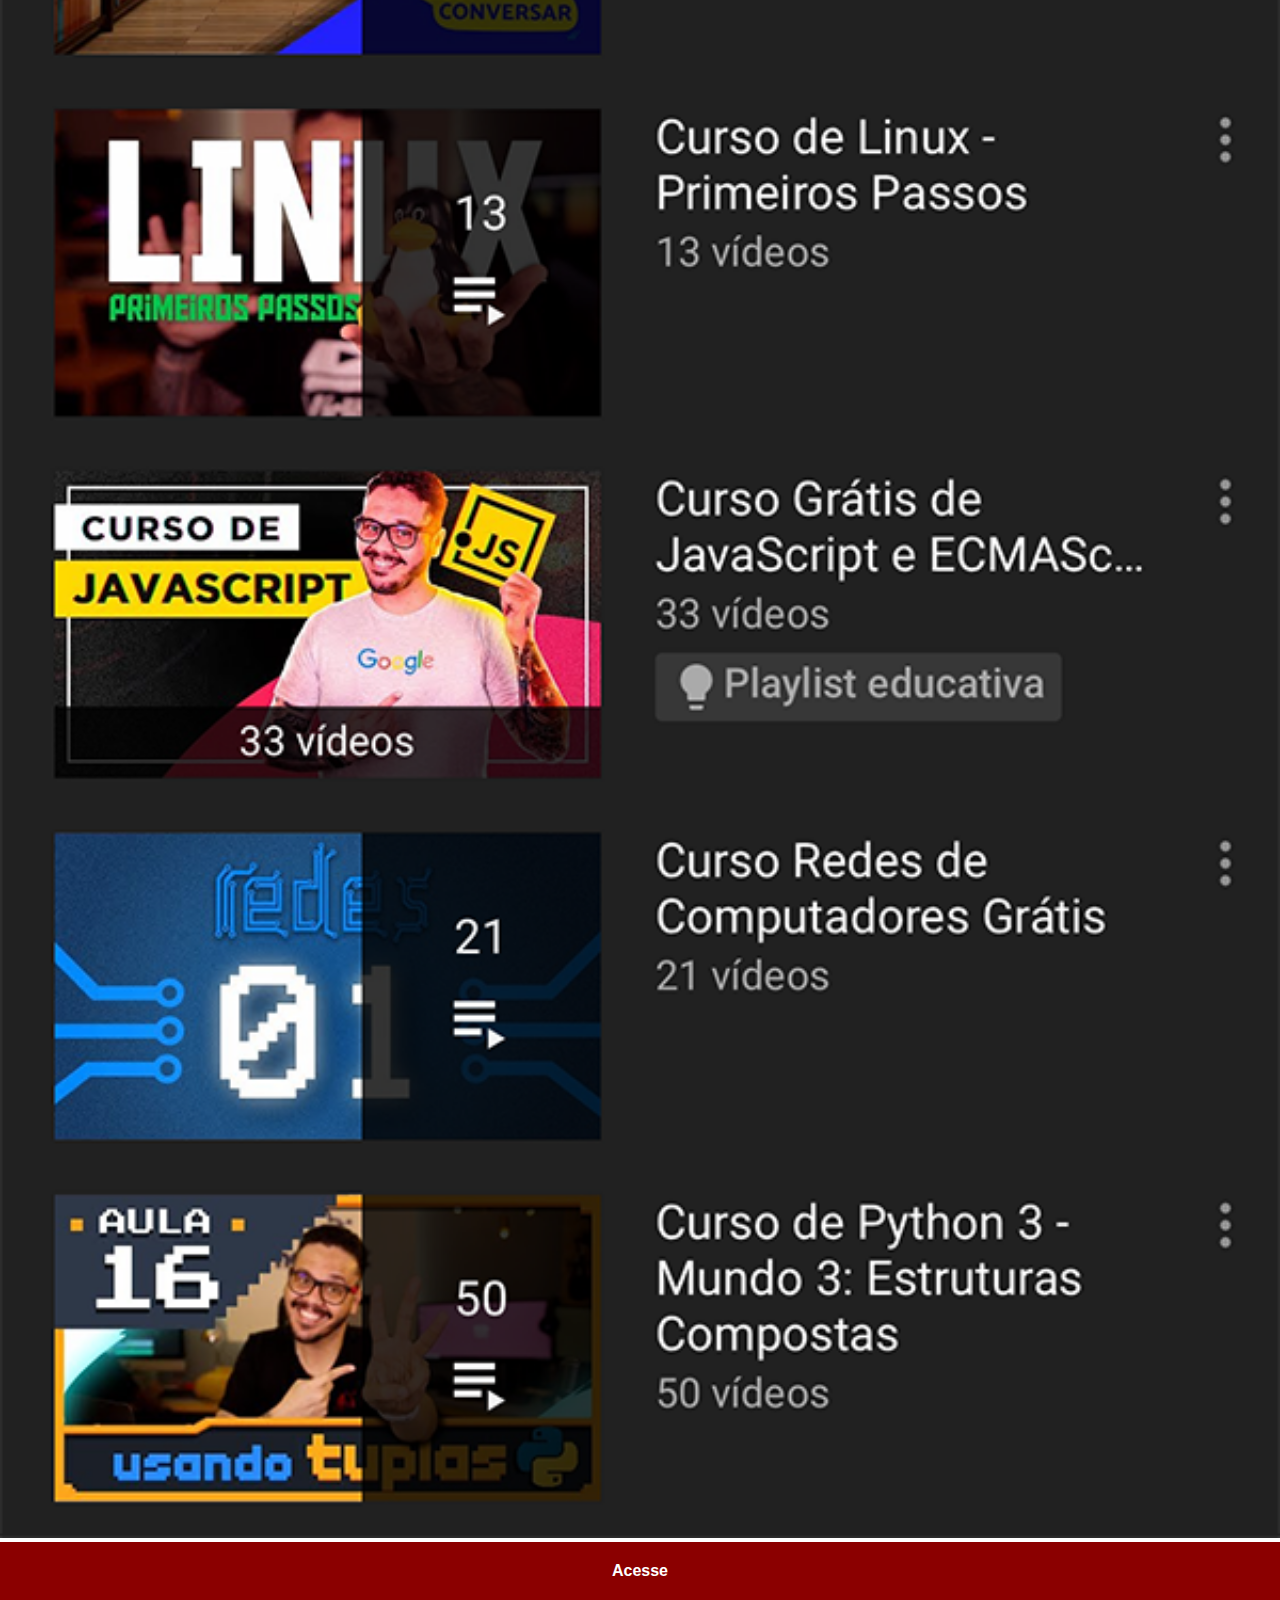
<file: youtube.html>
<!DOCTYPE html>
<html lang="pt-br">
<head>
    <meta charset="UTF-8">
    <meta name="viewport" content="width=device-width, initial-scale=1.0">
    <title>YouTube</title>
    <link rel="stylesheet" href="estilos/social.css">
</head>
<body>
    <img src="pacote-d013/imagens/tela-youtube.png" alt="YouTube">
    <a href="https://www.youtube.com/c/CursoemV%C3%ADdeo/playlists" target="_blank">Acesse</a>

</body>
</html>
</file>
<file: estilos/style.css>
@charset "UTF-8";

* {
margin: 0px;
padding: 0px;
font-family: Arial, Helvetica, sans-serif;
}

html, body {
    height: 100vh;
    width: 100vw;
    background-color: black;
}
body {
    background: url('../pacote-d013/imagens/fundo-madeira.jpg') no-repeat top center;
    background-size: cover;
    background-attachment: fixed;
}

main {
    height: 100vh;
    position: relative;
    
}

section#telefone {
    position: absolute;
    top: 50%;
    left: 50%;
    transform: translate(-50%, -50%);

    height:627px;
    width: 311px;
    background: url('../pacote-d013/imagens/frame-iphone.png') no-repeat;
}

iframe#tela {
    position: relative;
    top: 80px;
    left: 22px;
    width: 267px;
    height: 471px;
}
section#redes-sociais {
    text-align: right;
}

section#redes-sociais img {
    width: 50px;
    margin: 10px;
    border-radius: 50%;
    box-shadow: 2px 2px 5px hsla(0, 0%, 0%, 0.400);
}
/*
section#redes-sociais img:active {
    transform: scale(95%);
}
*/
section#redes-sociais img:hover {
    border: 2px solid rgba(255, 255, 255, 0.637);
    transform: translate(-3px, -3px);
    box-shadow: 5px 5px 10px rgba(0, 0, 0, 0.623);
    transition: transform .3s; border: 1s;
}
</file>
<file: estilos/social.css>
@charset "UTF-8";

* {
    margin: 0px;
    padding: 0px;
    font-family: Arial, Helvetica, sans-serif;
}

::-webkit-scrollbar {
    width: 0px;
    height: 0px;
}

img {
    width: 100vw;
}

a {
   display: block;
   background-color: darkred;
   color: white;
   padding: 20px;
   text-align: center;
   font-weight: bolder;
   text-decoration: none;
} 
 
a:hover {
    background-color: red;
}
</file>
